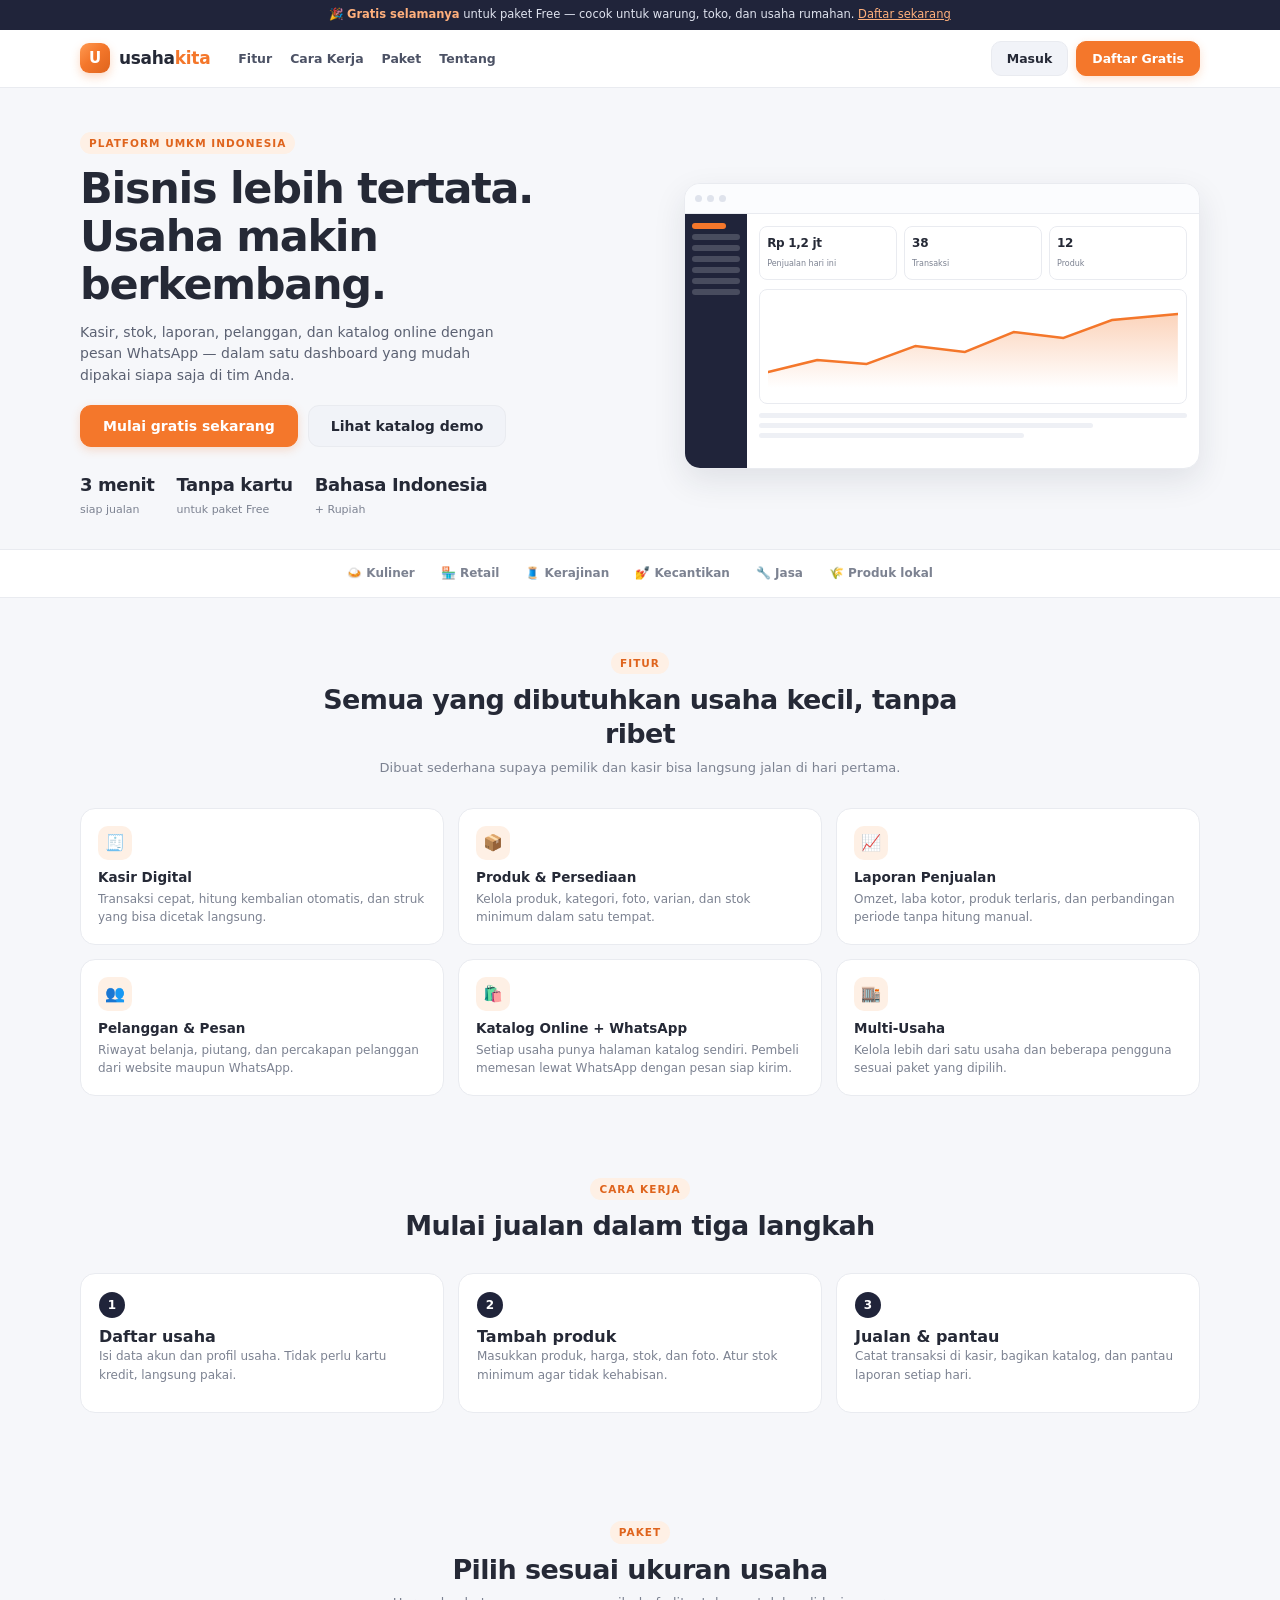
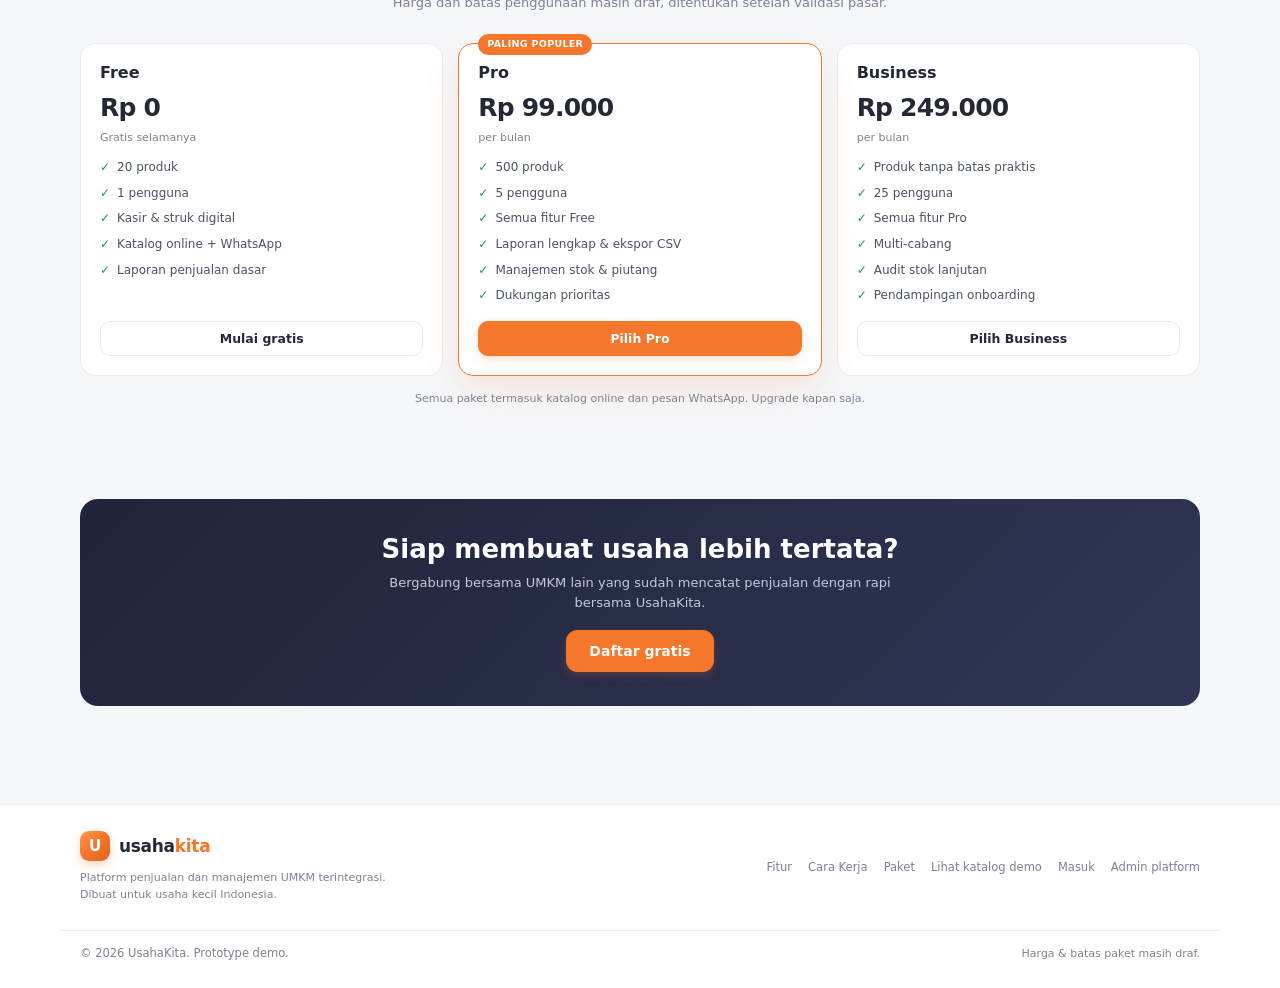
<file: index.html>
<!DOCTYPE html>
<html lang="id">
<head>
<meta charset="UTF-8">
<meta name="viewport" content="width=device-width, initial-scale=1">
<title>UsahaKita — Kelola usaha dan jualan online dalam satu tempat</title>
<meta name="description" content="UsahaKita membantu UMKM Indonesia mengelola kasir, produk, stok, laporan, pelanggan, dan katalog online dengan pesan WhatsApp. Mulai gratis.">
<link rel="stylesheet" href="assets/css/base.css">
</head>
<body>

<div class="announce">🎉 <b>Gratis selamanya</b> untuk paket Free — cocok untuk warung, toko, dan usaha rumahan. <a href="daftar.html" style="color:#ffb07c;text-decoration:underline">Daftar sekarang</a></div>

<header class="site-header">
  <div class="navbar">
    <a class="brand" href="index.html" aria-label="UsahaKita, beranda">
      <span class="brand-mark">U</span>
      <span class="brand-text">usaha<b>kita</b></span>
    </a>
    <nav id="navMenu" aria-label="Navigasi utama">
      <a href="#fitur">Fitur</a>
      <a href="#cara-kerja">Cara Kerja</a>
      <a href="#paket">Paket</a>
      <a href="#tentang">Tentang</a>
    </nav>
    <div class="nav-cta">
      <a class="btn btn-light" href="masuk.html">Masuk</a>
      <a class="btn btn-primary" href="daftar.html">Daftar Gratis</a>
      <button class="icon-btn hamburger" id="hamburger" type="button" aria-label="Buka menu" aria-expanded="false" aria-controls="navMenu">☰</button>
    </div>
  </div>
</header>

<main>
  <!-- HERO -->
  <section class="hero">
    <div>
      <span class="eyebrow">Platform UMKM Indonesia</span>
      <h1 style="margin-top:10px">Bisnis lebih tertata.<br>Usaha makin berkembang.</h1>
      <p class="lead">Kasir, stok, laporan, pelanggan, dan katalog online dengan pesan WhatsApp — dalam satu dashboard yang mudah dipakai siapa saja di tim Anda.</p>
      <div class="row wrap">
        <a class="btn btn-primary btn-lg" href="daftar.html">Mulai gratis sekarang</a>
        <a class="btn btn-light btn-lg" href="toko/index.html?u=bisnis-kita-store">Lihat katalog demo</a>
      </div>
      <div class="hero-stats">
        <div><b>3 menit</b><span>siap jualan</span></div>
        <div><b>Tanpa kartu</b><span>untuk paket Free</span></div>
        <div><b>Bahasa Indonesia</b><span>+ Rupiah</span></div>
      </div>
    </div>
    <div class="mock" aria-hidden="true">
      <div class="mock-bar"><i></i><i></i><i></i></div>
      <div class="mock-body">
        <div class="mock-side"><i></i><i></i><i></i><i></i><i></i><i></i><i></i></div>
        <div class="mock-main">
          <div class="mock-kpis">
            <div class="mock-kpi"><b>Rp 1,2 jt</b><span>Penjualan hari ini</span></div>
            <div class="mock-kpi"><b>38</b><span>Transaksi</span></div>
            <div class="mock-kpi"><b>12</b><span>Produk</span></div>
          </div>
          <div class="mock-chart">
            <svg viewBox="0 0 300 90" width="100%" height="90" preserveAspectRatio="none">
              <defs><linearGradient id="g1" x1="0" x2="0" y1="0" y2="1"><stop offset="0" stop-color="#f4772b" stop-opacity=".32"/><stop offset="1" stop-color="#f4772b" stop-opacity="0"/></linearGradient></defs>
              <path d="M0 74 L36 62 L72 66 L108 48 L144 54 L180 34 L216 40 L252 22 L300 16 L300 90 L0 90 Z" fill="url(#g1)"/>
              <path d="M0 74 L36 62 L72 66 L108 48 L144 54 L180 34 L216 40 L252 22 L300 16" fill="none" stroke="#f4772b" stroke-width="2.4" stroke-linecap="round"/>
            </svg>
          </div>
          <div class="mock-lines"><i></i><i></i><i></i></div>
        </div>
      </div>
    </div>
  </section>

  <div class="industry-strip">
    <div class="inner">
      <span>🍛 Kuliner</span><span>🏪 Retail</span><span>🧵 Kerajinan</span>
      <span>💅 Kecantikan</span><span>🔧 Jasa</span><span>🌾 Produk lokal</span>
    </div>
  </div>

  <!-- FITUR -->
  <section class="section" id="fitur">
    <div class="section-title reveal">
      <span class="eyebrow">Fitur</span>
      <h2 style="margin-top:9px">Semua yang dibutuhkan usaha kecil, tanpa ribet</h2>
      <p>Dibuat sederhana supaya pemilik dan kasir bisa langsung jalan di hari pertama.</p>
    </div>
    <div class="feature-grid">
      <article class="feature reveal"><div class="fi">🧾</div><h3>Kasir Digital</h3><p>Transaksi cepat, hitung kembalian otomatis, dan struk yang bisa dicetak langsung.</p></article>
      <article class="feature reveal"><div class="fi">📦</div><h3>Produk &amp; Persediaan</h3><p>Kelola produk, kategori, foto, varian, dan stok minimum dalam satu tempat.</p></article>
      <article class="feature reveal"><div class="fi">📈</div><h3>Laporan Penjualan</h3><p>Omzet, laba kotor, produk terlaris, dan perbandingan periode tanpa hitung manual.</p></article>
      <article class="feature reveal"><div class="fi">👥</div><h3>Pelanggan &amp; Pesan</h3><p>Riwayat belanja, piutang, dan percakapan pelanggan dari website maupun WhatsApp.</p></article>
      <article class="feature reveal"><div class="fi">🛍️</div><h3>Katalog Online + WhatsApp</h3><p>Setiap usaha punya halaman katalog sendiri. Pembeli memesan lewat WhatsApp dengan pesan siap kirim.</p></article>
      <article class="feature reveal"><div class="fi">🏬</div><h3>Multi-Usaha</h3><p>Kelola lebih dari satu usaha dan beberapa pengguna sesuai paket yang dipilih.</p></article>
    </div>
  </section>

  <!-- CARA KERJA -->
  <section class="section tight" id="cara-kerja">
    <div class="section-title reveal">
      <span class="eyebrow">Cara Kerja</span>
      <h2 style="margin-top:9px">Mulai jualan dalam tiga langkah</h2>
    </div>
    <div class="steps">
      <div class="step reveal"><div class="n">1</div><h3>Daftar usaha</h3><p class="muted small">Isi data akun dan profil usaha. Tidak perlu kartu kredit, langsung pakai.</p></div>
      <div class="step reveal"><div class="n">2</div><h3>Tambah produk</h3><p class="muted small">Masukkan produk, harga, stok, dan foto. Atur stok minimum agar tidak kehabisan.</p></div>
      <div class="step reveal"><div class="n">3</div><h3>Jualan &amp; pantau</h3><p class="muted small">Catat transaksi di kasir, bagikan katalog, dan pantau laporan setiap hari.</p></div>
    </div>
  </section>

  <!-- PAKET -->
  <section class="section" id="paket">
    <div class="section-title reveal">
      <span class="eyebrow">Paket</span>
      <h2 style="margin-top:9px">Pilih sesuai ukuran usaha</h2>
      <p>Harga dan batas penggunaan masih draf, ditentukan setelah validasi pasar.</p>
    </div>
    <div class="plan-grid" id="planGrid"></div>
    <p class="center tiny muted" style="margin-top:14px">Semua paket termasuk katalog online dan pesan WhatsApp. Upgrade kapan saja.</p>
  </section>

  <!-- CTA -->
  <section class="section tight">
    <div class="cta-band reveal">
      <h2>Siap membuat usaha lebih tertata?</h2>
      <p>Bergabung bersama UMKM lain yang sudah mencatat penjualan dengan rapi bersama UsahaKita.</p>
      <a class="btn btn-primary btn-lg" href="daftar.html">Daftar gratis</a>
    </div>
  </section>
</main>

<footer class="site-footer" id="tentang">
  <div class="inner">
    <div>
      <a class="brand" href="index.html" aria-label="UsahaKita">
        <span class="brand-mark">U</span><span class="brand-text">usaha<b>kita</b></span>
      </a>
      <p class="tiny" style="margin:8px 0 0;max-width:340px">Platform penjualan dan manajemen UMKM terintegrasi. Dibuat untuk usaha kecil Indonesia.</p>
    </div>
    <div class="links">
      <a href="#fitur">Fitur</a>
      <a href="#cara-kerja">Cara Kerja</a>
      <a href="#paket">Paket</a>
      <a href="toko/index.html?u=bisnis-kita-store">Lihat katalog demo</a>
      <a href="masuk.html">Masuk</a>
      <a href="admin/index.html">Admin platform</a>
    </div>
  </div>
  <div class="inner" style="border-top:1px solid var(--line);padding-top:14px">
    <span>© <span id="tahun"></span> UsahaKita. Prototype demo.</span>
    <span class="tiny">Harga &amp; batas paket masih draf.</span>
  </div>
</footer>

<script src="assets/js/db.js"></script>
<script src="assets/js/utils.js"></script>
<script>
(function () {
  'use strict';
  document.getElementById('tahun').textContent = new Date().getFullYear();

  /* Paket dari sumber data yang sama dengan dashboard admin */
  var grid = document.getElementById('planGrid');
  var plans = db.plans.list();
  grid.innerHTML = plans.map(function (p, i) {
    var featured = p.id === 'pro';
    var desk = p.harga === 0 ? 'Gratis selamanya' : 'per bulan';
    return '<article class="plan' + (featured ? ' featured' : '') + ' reveal">' +
      (featured ? '<span class="tag">PALING POPULER</span>' : '') +
      '<h3>' + UK.escapeHTML(p.nama) + '</h3>' +
      '<div class="pr">' + (p.harga === 0 ? 'Rp 0' : UK.rupiah(p.harga)) + '</div>' +
      '<div class="tiny muted">' + desk + '</div>' +
      '<ul>' + p.fitur.map(function (f) { return '<li>' + UK.escapeHTML(f) + '</li>'; }).join('') + '</ul>' +
      '<a class="btn ' + (featured ? 'btn-primary' : 'btn-ghost') + '" href="daftar.html">' +
      (p.harga === 0 ? 'Mulai gratis' : 'Pilih ' + UK.escapeHTML(p.nama)) + '</a>' +
      '</article>';
  }).join('');

  /* Hamburger */
  var burger = document.getElementById('hamburger');
  var navMenu = document.getElementById('navMenu');
  burger.addEventListener('click', function () {
    var open = navMenu.classList.toggle('open');
    burger.setAttribute('aria-expanded', open ? 'true' : 'false');
  });
  navMenu.querySelectorAll('a').forEach(function (a) {
    a.addEventListener('click', function () {
      navMenu.classList.remove('open');
      burger.setAttribute('aria-expanded', 'false');
    });
  });

  /* Smooth scroll untuk anchor (header sticky) */
  document.querySelectorAll('a[href^="#"]').forEach(function (a) {
    a.addEventListener('click', function (e) {
      var id = a.getAttribute('href');
      if (id.length < 2) return;
      var target = document.querySelector(id);
      if (!target) return;
      e.preventDefault();
      var y = target.getBoundingClientRect().top + window.pageYOffset - 62;
      window.scrollTo({ top: y, behavior: 'smooth' });
    });
  });

  /* Animasi muncul saat scroll */
  var items = document.querySelectorAll('.reveal');
  if (!('IntersectionObserver' in window)) {
    items.forEach(function (el) { el.classList.add('in'); });
  } else {
    var io = new IntersectionObserver(function (entries) {
      entries.forEach(function (en) {
        if (en.isIntersecting) { en.target.classList.add('in'); io.unobserve(en.target); }
      });
    }, { threshold: 0.12 });
    items.forEach(function (el) { io.observe(el); });
  }
})();
</script>
</body>
</html>
</file>
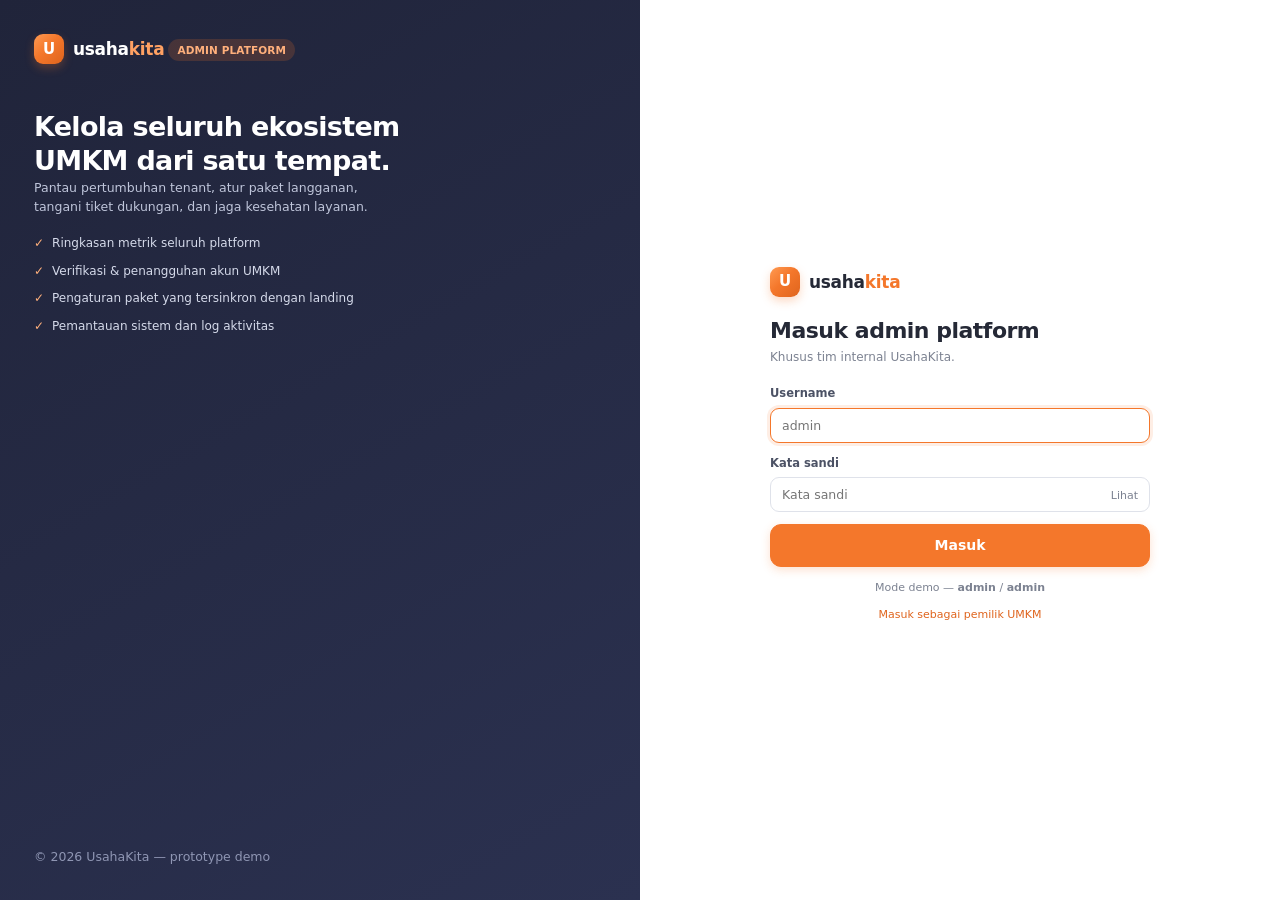
<file: admin/index.html>
<!DOCTYPE html>
<html lang="id">
<head>
<meta charset="UTF-8">
<meta name="viewport" content="width=device-width, initial-scale=1">
<title>Admin Platform — UsahaKita</title>
<meta name="robots" content="noindex">
<link rel="stylesheet" href="../assets/css/base.css">
<style>
  @keyframes shake { 0%,100% { transform: translateX(0); } 20% { transform: translateX(-7px); } 40% { transform: translateX(6px); } 60% { transform: translateX(-4px); } 80% { transform: translateX(3px); } }
  .shake { animation: shake .4s ease; }
  .admin-login-note { font-size: 11px; color: var(--muted); text-align: center; margin-top: 12px; }
</style>
</head>
<body>

<!-- ============ LOGIN ============ -->
<div class="auth-body" id="loginView">
  <section class="auth-side">
    <div>
      <a class="brand" href="../index.html" style="margin-bottom:34px">
        <span class="brand-mark">U</span><span class="brand-text" style="color:#fff">usaha<b style="color:#ffa163">kita</b></span>
      </a>
      <span class="status orange" style="background:rgba(244,119,43,.18);color:#ffb07c">ADMIN PLATFORM</span>
      <h2 style="margin-top:12px">Kelola seluruh ekosistem UMKM dari satu tempat.</h2>
      <p>Pantau pertumbuhan tenant, atur paket langganan, tangani tiket dukungan, dan jaga kesehatan layanan.</p>
      <ul>
        <li>Ringkasan metrik seluruh platform</li>
        <li>Verifikasi &amp; penangguhan akun UMKM</li>
        <li>Pengaturan paket yang tersinkron dengan landing</li>
        <li>Pemantauan sistem dan log aktivitas</li>
      </ul>
    </div>
    <p class="tiny" style="color:#8f96b3;margin:0">© <span id="adminTahun"></span> UsahaKita — prototype demo</p>
  </section>
  <section class="auth-main">
    <div class="auth-card">
      <a class="brand" href="../index.html" style="margin-bottom:20px">
        <span class="brand-mark">U</span><span class="brand-text">usaha<b>kita</b></span>
      </a>
      <h1>Masuk admin platform</h1>
      <p class="sub">Khusus tim internal UsahaKita.</p>
      <div class="form-alert" id="adminAlert" role="alert"></div>
      <form id="adminLogin" novalidate>
        <div class="field">
          <label for="adminUser">Username</label>
          <input type="text" id="adminUser" autocomplete="username" placeholder="admin" required>
        </div>
        <div class="field">
          <label for="adminPass">Kata sandi</label>
          <div class="pw-wrap">
            <input type="password" id="adminPass" autocomplete="current-password" placeholder="Kata sandi" required>
            <button class="pw-toggle" type="button" id="adminPwToggle" aria-label="Tampilkan kata sandi">Lihat</button>
          </div>
        </div>
        <button class="btn btn-primary btn-block btn-lg" type="submit" id="adminSubmit">Masuk</button>
      </form>
      <p class="admin-login-note">Mode demo — <b>admin</b> / <b>admin</b></p>
      <p class="tiny muted center" style="margin-top:8px"><a href="../masuk.html">Masuk sebagai pemilik UMKM</a></p>
    </div>
  </section>
</div>

<!-- ============ SHELL ADMIN ============ -->
<div class="app-shell hidden" id="adminShell">
  <aside class="sidebar" id="adminSidebar">
    <div class="sidebar-top">
      <a class="brand" href="../index.html">
        <span class="brand-mark">U</span><span class="brand-text">usaha<b>kita</b></span>
      </a>
      <div class="tiny" style="color:#8f96b3;margin-top:6px;letter-spacing:.6px">ADMIN PLATFORM</div>
    </div>
    <nav class="nav" aria-label="Menu admin">
      <div class="nav-label">Operasional</div>
      <a class="nav-item" href="#/ringkasan" data-anav="ringkasan"><span class="ni">📊</span> Ringkasan</a>
      <a class="nav-item" href="#/akun" data-anav="akun"><span class="ni">🏬</span> Akun UMKM</a>
      <a class="nav-item" href="#/paket" data-anav="paket"><span class="ni">💳</span> Paket Langganan</a>
      <a class="nav-item" href="#/kategori" data-anav="kategori"><span class="ni">🏷️</span> Kategori Bisnis</a>
      <div class="nav-label">Platform</div>
      <a class="nav-item" href="#/sistem" data-anav="sistem"><span class="ni">🩺</span> Pemantauan Sistem</a>
      <a class="nav-item" href="#/laporan" data-anav="laporan"><span class="ni">📈</span> Laporan Platform</a>
      <a class="nav-item" href="#/dukungan" data-anav="dukungan"><span class="ni">🎧</span> Dukungan Pengguna <span class="badge hidden" id="badgeTiket">0</span></a>
      <a class="nav-item" href="#/setelan" data-anav="setelan"><span class="ni">⚙️</span> Pengaturan Admin</a>
    </nav>
    <div class="sidebar-foot">
      <button class="logout-btn" type="button" id="adminLogout"><span>⏏</span> Keluar</button>
    </div>
  </aside>
  <div class="nav-backdrop" id="adminBackdrop"></div>

  <div class="main">
    <header class="topbar">
      <button class="icon-btn menu-btn" type="button" id="adminMenuBtn" aria-label="Buka menu" aria-expanded="false">☰</button>
      <div class="crumb"><span>Admin</span><span>/</span><b id="adminCrumb">Ringkasan</b></div>
      <div class="grow">
        <div class="search-box global-search">
          <span class="ico">🔍</span>
          <input type="search" id="adminSearch" placeholder="Cari UMKM… (Enter)" aria-label="Cari UMKM">
        </div>
      </div>
      <div class="actions">
        <div style="position:relative">
          <button class="icon-btn" type="button" id="adminNotifBtn" aria-label="Notifikasi" aria-haspopup="true" aria-expanded="false">🔔
            <span class="dot-badge hidden" id="adminNotifDot">0</span>
          </button>
          <div id="adminNotifPanel" class="hidden" style="position:absolute;right:0;top:38px;width:300px;background:#fff;border:1px solid var(--line);border-radius:12px;box-shadow:var(--shadow);padding:10px;z-index:200"></div>
        </div>
        <div class="user-chip">
          <div class="avatar" id="adminAvatar">A</div>
          <div>
            <div class="nm" id="adminName">Admin</div>
            <div class="rl">Admin platform</div>
          </div>
        </div>
      </div>
    </header>
    <main class="page" id="adminRoot" tabindex="-1"></main>
  </div>
</div>

<script src="../assets/js/db.js"></script>
<script src="../assets/js/auth.js"></script>
<script src="../assets/js/utils.js"></script>
<script src="js/admin.js"></script>
<script src="js/pemantauan.js"></script>
</body>
</html>
</file>
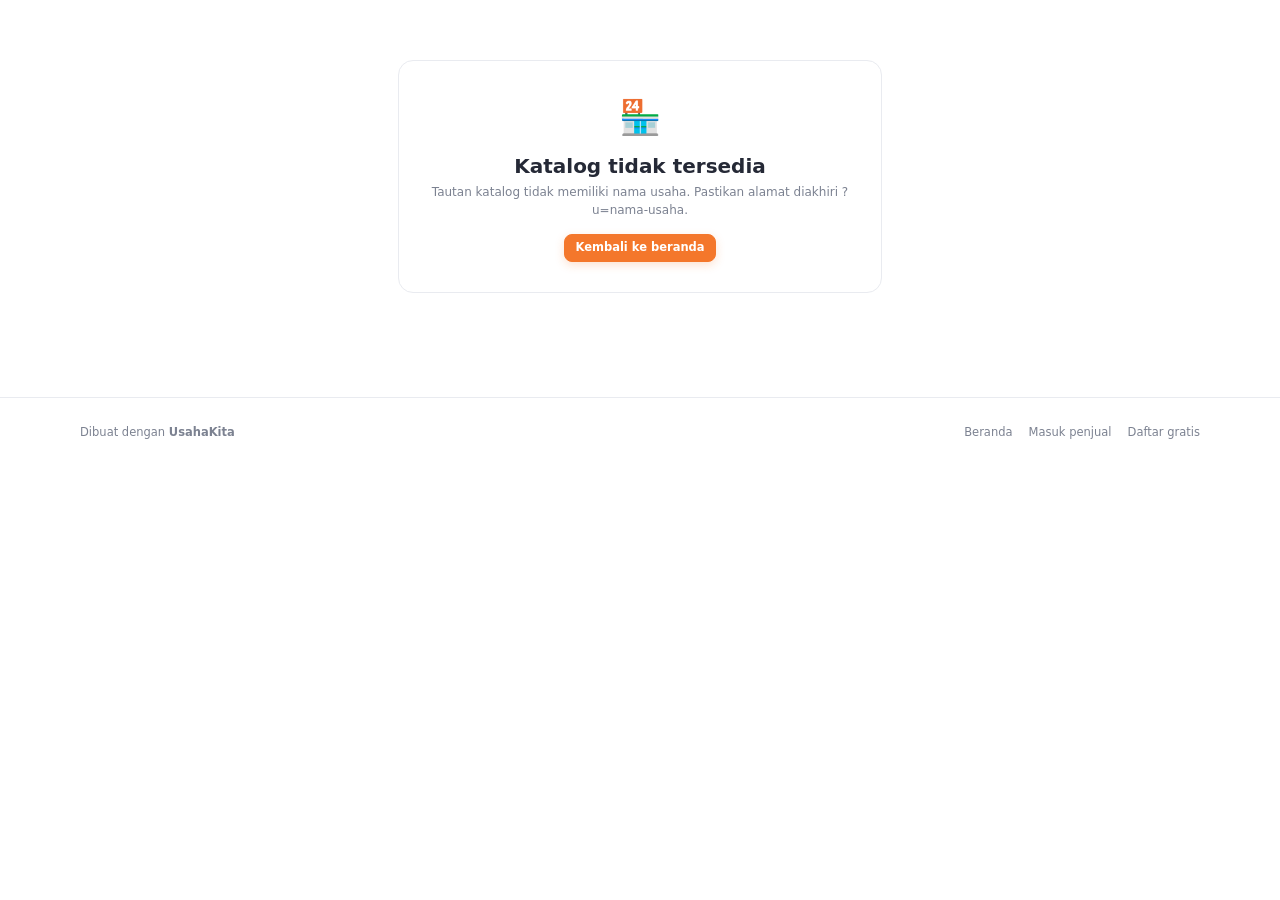
<file: toko/index.html>
<!DOCTYPE html>
<html lang="id">
<head>
<meta charset="UTF-8">
<meta name="viewport" content="width=device-width, initial-scale=1">
<title>Katalog — UsahaKita</title>
<meta id="metaDesc" name="description" content="Katalog online UMKM di UsahaKita.">
<link rel="stylesheet" href="../assets/css/base.css">
</head>
<body class="public-body">

<header class="public-head" id="shopHeader" hidden>
  <div class="public-wrap">
    <div class="public-top">
      <a class="brand" href="../index.html" aria-label="UsahaKita">
        <span class="brand-mark">U</span><span class="brand-text">usaha<b>kita</b></span>
      </a>
      <a class="btn btn-light btn-sm" href="../daftar.html">Buka usaha sendiri</a>
    </div>
    <div class="shop-hero">
      <div class="shop-logo" id="shopLogo">🏪</div>
      <div class="grow">
        <div class="row wrap" style="gap:8px">
          <h1 id="shopName" style="font-size:22px;letter-spacing:-.5px">Nama Usaha</h1>
          <span id="shopOpen" class="status">Memuat…</span>
        </div>
        <p class="small muted" id="shopDesc" style="margin:3px 0 4px"></p>
        <div class="tiny muted" id="shopMeta"></div>
        <div class="row wrap" style="gap:8px;margin-top:9px">
          <a class="btn btn-primary btn-sm" id="shopWa" href="#" target="_blank" rel="noopener">💬 Hubungi via WhatsApp</a>
          <span class="tiny muted" id="shopHours"></span>
        </div>
      </div>
    </div>
  </div>
</header>

<main id="main">
  <div class="public-wrap" style="padding-top:18px;padding-bottom:40px">
    <div class="toolbar" id="catalogTools" hidden>
      <div class="search-box grow">
        <span class="ico">🔍</span>
        <input type="search" id="catalogSearch" placeholder="Cari produk…" aria-label="Cari produk">
      </div>
      <select id="catalogSort" aria-label="Urutkan produk" style="width:auto">
        <option value="baru">Terbaru</option>
        <option value="harga-asc">Harga terendah</option>
        <option value="harga-desc">Harga tertinggi</option>
        <option value="nama">Nama A–Z</option>
      </select>
    </div>
    <div class="chips" id="catalogChips" style="margin:12px 0" hidden></div>
    <div id="catalogStatus" class="tiny muted" style="margin-bottom:10px"></div>
    <div id="catalogGrid" class="catalog-grid"></div>

    <section id="tanyaSection" class="panel" style="margin-top:26px;max-width:560px" hidden>
      <div class="panel-head"><h3>Tanya penjual</h3><span class="tiny muted">Kami balas lewat dashboard</span></div>
      <div class="panel-body">
        <form id="tanyaForm" novalidate>
          <div class="field" id="tNamaF"><label for="tNama">Nama Anda *</label>
            <input type="text" id="tNama" maxlength="50" placeholder="Nama lengkap" required>
            <span class="err">Nama wajib diisi.</span></div>
          <div class="field" id="tPesanF"><label for="tPesan">Pesan *</label>
            <textarea id="tPesan" rows="3" maxlength="400" placeholder="Contoh: Apakah bisa kirim ke luar kota?" required></textarea>
            <span class="err">Pesan minimal 5 karakter.</span></div>
          <button class="btn btn-primary" type="submit" id="tKirim">Kirim pertanyaan</button>
        </form>
        <p class="tiny muted" style="margin:10px 0 0">Pesan akan masuk ke menu "Pesan Pelanggan" pada dashboard penjual.</p>
      </div>
    </section>
  </div>
</main>

<footer class="site-footer">
  <div class="inner">
    <span>Dibuat dengan <a href="../index.html"><b>UsahaKita</b></a></span>
    <div class="links">
      <a href="../index.html">Beranda</a>
      <a href="../masuk.html">Masuk penjual</a>
      <a href="../daftar.html">Daftar gratis</a>
    </div>
  </div>
</footer>

<!-- modal detail produk -->
<div class="modal" id="modalProduk" role="dialog" aria-modal="true" aria-labelledby="mpTitle">
  <div class="modal-box">
    <div class="modal-head"><h3 id="mpTitle">Detail produk</h3>
      <button class="modal-x" type="button" data-x aria-label="Tutup">✕</button></div>
    <div class="modal-body" id="mpBody"></div>
  </div>
</div>

<div id="uk-print"></div>

<script src="../assets/js/db.js"></script>
<script src="../assets/js/utils.js"></script>
<script>
(function () {
  'use strict';

  var slug = '';
  try {
    slug = new URLSearchParams(location.search).get('u') || '';
  } catch (e) { slug = ''; }

  var tenant = slug ? db.tenants.bySlug(slug) : null;
  var main = document.getElementById('main');

  function tidakTersedia(pesan) {
    document.getElementById('shopHeader').hidden = true;
    document.getElementById('catalogTools').hidden = true;
    document.getElementById('catalogChips').hidden = true;
    document.getElementById('tanyaSection').hidden = true;
    document.title = 'Katalog tidak tersedia — UsahaKita';
    main.innerHTML =
      '<div class="public-wrap" style="padding:60px 18px;max-width:520px">' +
      '<div class="card center" style="padding:30px 22px">' +
      '<div style="font-size:34px">🏪</div>' +
      '<h1 style="font-size:20px;margin:10px 0 4px">Katalog tidak tersedia</h1>' +
      '<p class="small muted" style="margin:0 0 14px">' + UK.escapeHTML(pesan) + '</p>' +
      '<a class="btn btn-primary btn-sm" href="../index.html">Kembali ke beranda</a>' +
      '</div></div>';
  }

  if (!slug) { tidakTersedia('Tautan katalog tidak memiliki nama usaha. Pastikan alamat diakhiri ?u=nama-usaha.'); return; }
  if (!tenant) { tidakTersedia('Usaha dengan tautan tersebut tidak ditemukan. Periksa kembali tautan dari penjual.'); return; }
  if (!tenant.katalogAktif) { tidakTersedia('Penjual sedang menonaktifkan katalog online. Silakan hubungi penjual langsung.'); return; }

  var settings = db.settings.get(tenant.id);
  var products = db.products.list({ tenantId: tenant.id }).filter(function (p) {
    return p.status === 'dipublikasikan';
  });
  var categories = db.categories.list({ tenantId: tenant.id });

  /* ---------- header toko ---------- */
  var header = document.getElementById('shopHeader');
  header.hidden = false;
  document.getElementById('shopName').textContent = tenant.nama;
  document.getElementById('shopDesc').textContent = tenant.deskripsi || '';
  document.title = tenant.nama + ' — Katalog Online';
  document.getElementById('metaDesc').setAttribute('content', (tenant.deskripsi || tenant.nama + ' katalog online').slice(0, 160));

  var logoEl = document.getElementById('shopLogo');
  if (tenant.logo && /^data:/.test(tenant.logo)) logoEl.innerHTML = '<img src="' + tenant.logo + '" alt="Logo ' + UK.escapeHTML(tenant.nama) + '">';
  else logoEl.textContent = tenant.logo || UK.inisial(tenant.nama);

  var alamat = tenant.alamat ? '📍 ' + tenant.alamat : '';
  document.getElementById('shopMeta').textContent = alamat;

  var HARI_KEY = ['minggu', 'senin', 'selasa', 'rabu', 'kamis', 'jumat', 'sabtu'];
  function jamHariIni() {
    var jam = tenant.jamOperasional || {};
    return jam[HARI_KEY[new Date().getDay()]] || null;
  }
  function statusBuka() {
    var j = jamHariIni();
    if (!j || !j.buka) return { buka: false, teks: 'Tutup hari ini' };
    var now = new Date();
    var menit = now.getHours() * 60 + now.getMinutes();
    function toMin(s) {
      var p = String(s || '00:00').split(':');
      return (Number(p[0]) || 0) * 60 + (Number(p[1]) || 0);
    }
    var from = toMin(j.dari), to = toMin(j.sampai);
    var buka = menit >= from && menit <= to;
    return {
      buka: buka,
      teks: buka ? 'Buka sekarang' : 'Tutup sekarang',
      jam: 'Hari ini ' + j.dari + '–' + j.sampai
    };
  }
  var st = statusBuka();
  var openEl = document.getElementById('shopOpen');
  openEl.className = 'status ' + (st.buka ? 'success' : 'danger');
  openEl.textContent = st.teks;
  document.getElementById('shopHours').textContent = st.jam || '';

  document.getElementById('shopWa').href = UK.buatLinkWA(tenant.wa,
    'Halo ' + tenant.nama + ', saya menemukan katalog Anda di UsahaKita. Saya ingin bertanya.');

  document.getElementById('tanyaSection').hidden = false;

  /* ---------- katalog ---------- */
  var C = { q: '', kategori: '', sort: 'baru' };
  var grid = document.getElementById('catalogGrid');
  var tools = document.getElementById('catalogTools');
  tools.hidden = false;
  var chipsEl = document.getElementById('catalogChips');
  chipsEl.hidden = false;

  function filterProduk() {
    var list = products.slice();
    if (C.kategori) list = list.filter(function (p) { return p.kategoriId === C.kategori; });
    if (C.q) {
      var q = C.q.toLowerCase();
      list = list.filter(function (p) {
        return String(p.nama).toLowerCase().indexOf(q) >= 0 ||
          String(p.deskripsi || '').toLowerCase().indexOf(q) >= 0;
      });
    }
    list.sort(function (a, b) {
      if (C.sort === 'harga-asc') return a.hargaJual - b.hargaJual;
      if (C.sort === 'harga-desc') return b.hargaJual - a.hargaJual;
      if (C.sort === 'nama') return String(a.nama).localeCompare(String(b.nama));
      return new Date(b.dibuatPada || 0) - new Date(a.dibuatPada || 0);
    });
    return list;
  }

  function renderChips() {
    var used = {};
    products.forEach(function (p) { used[p.kategoriId] = true; });
    var cats = categories.filter(function (c) { return used[c.id]; });
    chipsEl.innerHTML = '<button class="chip' + (!C.kategori ? ' active' : '') + '" type="button" data-kat="">Semua</button>' +
      cats.map(function (c) {
        return '<button class="chip' + (C.kategori === c.id ? ' active' : '') + '" type="button" data-kat="' + c.id + '">' +
          UK.escapeHTML(c.nama) + '</button>';
      }).join('');
    chipsEl.querySelectorAll('[data-kat]').forEach(function (b) {
      b.addEventListener('click', function () {
        C.kategori = b.getAttribute('data-kat');
        renderChips(); renderGrid();
      });
    });
  }

  function skeleton() {
    grid.innerHTML = Array.apply(null, Array(8)).map(function () {
      return '<div class="ccard"><div class="skeleton" style="aspect-ratio:1/1"></div>' +
        '<div style="padding:10px"><div class="skeleton" style="height:10px;margin-bottom:6px"></div>' +
        '<div class="skeleton" style="height:10px;width:60%"></div></div></div>';
    }).join('');
  }

  function renderGrid() {
    var list = filterProduk();
    var status = document.getElementById('catalogStatus');
    status.textContent = list.length ? list.length + ' produk' + (C.kategori || C.q ? ' ditemukan' : ' tersedia') : '';
    if (!list.length) {
      grid.innerHTML = '<div class="card empty-note" style="grid-column:1/-1"><span class="ico">🔍</span>' +
        '<b>' + (products.length ? 'Produk tidak ditemukan' : 'Belum ada produk') + '</b>' +
        '<span>' + (products.length ? 'Coba kata kunci atau kategori lain.' : 'Penjual belum mempublikasikan produk.') + '</span></div>';
      return;
    }
    grid.innerHTML = list.map(function (p) {
      var habis = p.stok <= 0;
      return '<article class="ccard" data-produk="' + p.id + '" tabindex="0" role="button" aria-label="Lihat ' + UK.escapeHTML(p.nama) + '">' +
        '<div class="ph">' + (p.foto ? '<img src="' + p.foto + '" alt="' + UK.escapeHTML(p.nama) + '" loading="lazy">' : UK.escapeHTML(p.emoji || '📦')) +
        '<span class="badge-abs status ' + (habis ? 'danger' : 'success') + '">' + (habis ? 'Habis' : 'Tersedia') + '</span></div>' +
        '<div class="bd"><div class="nm">' + UK.escapeHTML(p.nama) + '</div>' +
        '<div class="pr">' + UK.rupiah(p.hargaJual) + '</div>' +
        '<div class="ds">' + UK.escapeHTML(p.deskripsi || '') + '</div></div></article>';
    }).join('');

    grid.querySelectorAll('[data-produk]').forEach(function (el) {
      function open() { bukaDetail(el.getAttribute('data-produk')); }
      el.addEventListener('click', open);
      el.addEventListener('keydown', function (e) { if (e.key === 'Enter' || e.key === ' ') { e.preventDefault(); open(); } });
    });
  }

  function bukaDetail(id) {
    var p = db.products.get(id, tenant.id);
    if (!p || p.status !== 'dipublikasikan') return;
    var cat = categories.filter(function (c) { return c.id === p.kategoriId; })[0];
    var habis = p.stok <= 0;
    var qty = 1;
    var varianIndex = -1;
    var body = document.getElementById('mpBody');
    document.getElementById('mpTitle').textContent = p.nama;

    function render() {
      var tambahan = varianIndex >= 0 && p.varian[varianIndex] ? Number(p.varian[varianIndex].tambahan) || 0 : 0;
      var harga = p.hargaJual + tambahan;
      body.innerHTML =
        '<div style="position:relative;border-radius:12px;overflow:hidden;background:var(--orange-soft);aspect-ratio:16/10;display:grid;place-items:center;font-size:56px;margin-bottom:12px">' +
        (p.foto ? '<img src="' + p.foto + '" alt="' + UK.escapeHTML(p.nama) + '" style="width:100%;height:100%;object-fit:cover">' : UK.escapeHTML(p.emoji || '📦')) +
        '<span class="badge-abs status ' + (habis ? 'danger' : 'success') + '">' + (habis ? 'Stok habis' : 'Tersedia') + '</span></div>' +
        '<div class="row between"><div><div class="tiny muted">' + UK.escapeHTML(cat ? cat.nama : 'Produk') + '</div>' +
        '<div style="font-size:20px;font-weight:800;color:var(--orange-dark)">' + UK.rupiah(harga) + '</div></div>' +
        '<div class="tiny muted">Sisa stok: ' + p.stok + '</div></div>' +
        '<p class="small" style="margin:10px 0 0">' + UK.escapeHTML(p.deskripsi || 'Belum ada deskripsi produk.') + '</p>' +
        (p.varian && p.varian.length ? '<div class="field" style="margin-top:12px"><label>Varian</label><div class="stack" style="gap:4px">' +
          '<label class="check"><input type="radio" name="pvar" value="-1"' + (varianIndex === -1 ? ' checked' : '') + '> Tanpa varian</label>' +
          p.varian.map(function (v, i) {
            return '<label class="check"><input type="radio" name="pvar" value="' + i + '"' + (varianIndex === i ? ' checked' : '') + '> ' +
              UK.escapeHTML(v.nama) + (Number(v.tambahan) ? ' (+' + UK.rupiah(v.tambahan) + ')' : '') + '</label>';
          }).join('') + '</div></div>' : '') +
        '<div class="row between" style="margin-top:14px"><span class="small muted">Jumlah</span>' +
        '<div class="qty-box"><button type="button" id="mpMinus" aria-label="Kurangi">−</button>' +
        '<input type="number" id="mpQty" value="' + qty + '" min="1" max="' + Math.max(1, p.stok) + '" aria-label="Jumlah pesanan">' +
        '<button type="button" id="mpPlus" aria-label="Tambah">+</button></div></div>' +
        '<div class="stack" style="gap:7px;margin-top:14px">' +
        '<button class="btn btn-primary btn-block" type="button" id="mpWa"' + (habis ? ' disabled' : '') + '>💬 Pesan via WhatsApp</button>' +
        '<button class="btn btn-light btn-block" type="button" data-x>Tutup</button></div>' +
        (habis ? '<p class="tiny red center" style="margin:8px 0 0">Produk sedang habis, hubungi penjual untuk ketersediaan.</p>' : '');

      body.querySelectorAll('[data-x]').forEach(function (b) {
        b.addEventListener('click', function () { UK.closeModal('modalProduk'); });
      });
      body.querySelectorAll('input[name="pvar"]').forEach(function (r) {
        r.addEventListener('change', function () {
          varianIndex = Number(r.value);
          render();
        });
      });
      var qtyInput = body.querySelector('#mpQty');
      function setQty(v) {
        qty = Math.max(1, Math.min(Math.max(1, p.stok), v));
        qtyInput.value = qty;
      }
      body.querySelector('#mpMinus').addEventListener('click', function () { setQty(qty - 1); });
      body.querySelector('#mpPlus').addEventListener('click', function () { setQty(qty + 1); });
      qtyInput.addEventListener('change', function () { setQty(parseInt(qtyInput.value, 10) || 1); });
      body.querySelector('#mpWa').addEventListener('click', function () {
        pesanProduk(p, qty, varianIndex);
      });
    }
    render();
    UK.openModal('modalProduk');
  }

  function pesanProduk(p, qty, varianIndex) {
    var varian = varianIndex >= 0 && p.varian[varianIndex] ? p.varian[varianIndex] : null;
    var nama = p.nama + (varian ? ' (' + varian.nama + ')' : '');
    var harga = p.hargaJual + (varian ? Number(varian.tambahan) || 0 : 0);
    var tpl = settings.templateWA ||
      'Halo, saya tertarik memesan produk berikut:\n\nNama Produk: {produk}\nHarga: {harga}\nJumlah: {jumlah}\nTautan: {tautan}\n\nApakah produk ini masih tersedia?';
    var teks = tpl
      .replace(/\{produk\}/g, nama)
      .replace(/\{harga\}/g, UK.rupiah(harga))
      .replace(/\{jumlah\}/g, String(qty))
      .replace(/\{tautan\}/g, location.href);
    var link = UK.buatLinkWA(tenant.wa, teks);
    if (!link) { UK.toast('Penjual belum mengatur nomor WhatsApp.', 'err'); return; }
    try {
      db.waClicks.create({ tenantId: tenant.id, productId: p.id, waktu: new Date().toISOString() });
    } catch (e) { /* pencatatan tidak boleh menghalangi pembeli */ }
    window.open(link, '_blank', 'noopener');
  }

  /* ---------- interaksi katalog ---------- */
  var search = document.getElementById('catalogSearch');
  search.addEventListener('input', UK.debounce(function () {
    C.q = search.value.trim();
    renderGrid();
  }, 200));
  document.getElementById('catalogSort').addEventListener('change', function () {
    C.sort = this.value;
    renderGrid();
  });

  document.querySelectorAll('[data-x]').forEach(function (b) {
    b.addEventListener('click', function () { UK.closeModal('modalProduk'); });
  });
  document.getElementById('modalProduk').addEventListener('click', function (e) {
    if (e.target === this) UK.closeModal('modalProduk');
  });

  /* ---------- tanya penjual ---------- */
  document.getElementById('tanyaForm').addEventListener('submit', function (e) {
    e.preventDefault();
    var nama = document.getElementById('tNama').value.trim();
    var pesan = document.getElementById('tPesan').value.trim();
    var bad = false;
    document.getElementById('tNamaF').classList.toggle('invalid', nama.length < 2);
    if (nama.length < 2) bad = true;
    document.getElementById('tPesanF').classList.toggle('invalid', pesan.length < 5);
    if (pesan.length < 5) bad = true;
    if (bad) return;

    var convs = db.conversations.list({ tenantId: tenant.id });
    var found = convs.filter(function (c) {
      return c.kanal === 'Website' && String(c.nama).toLowerCase() === nama.toLowerCase();
    })[0];
    var msg = { dari: 'pelanggan', teks: pesan, waktu: new Date().toISOString() };
    if (found) {
      db.conversations.update(found.id, {
        messages: (found.messages || []).concat([msg]),
        unread: (found.unread || 0) + 1
      }, tenant.id);
    } else {
      db.conversations.create({
        tenantId: tenant.id, nama: nama, kanal: 'Website', unread: 1,
        telepon: '', catatan: '', messages: [msg]
      });
    }
    document.getElementById('tanyaForm').innerHTML =
      '<div class="banner info" style="margin:0"><span>✅</span><div>Pesan terkirim ke <b>' + UK.escapeHTML(tenant.nama) +
      '</b>. Penjual akan membalas melalui dashboard UsahaKita.</div></div>';
    UK.toast('Pesan terkirim.', 'ok');
  });

  /* ---------- mulai ---------- */
  skeleton();
  renderChips();
  setTimeout(renderGrid, 180);
})();
</script>
</body>
</html>
</file>
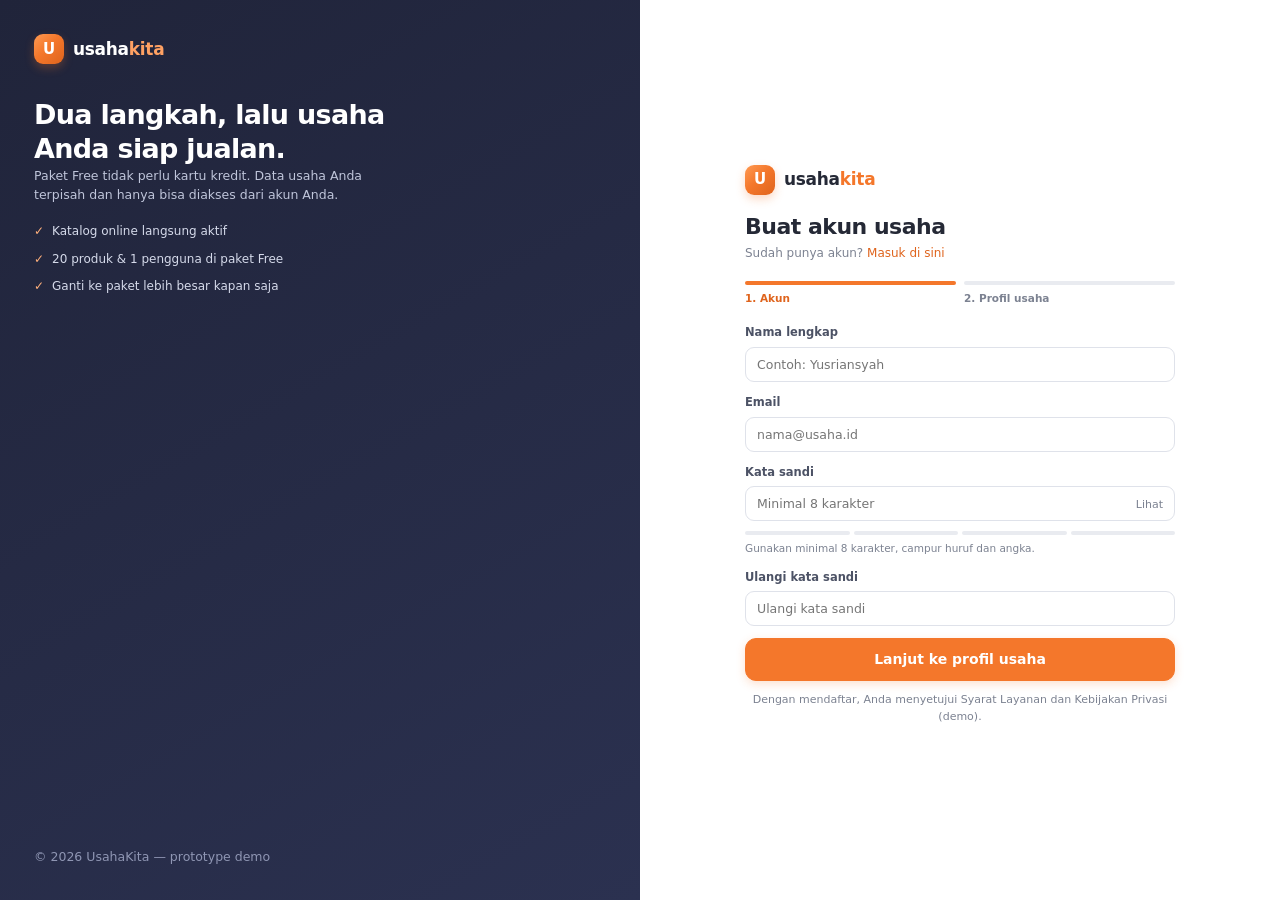
<file: daftar.html>
<!DOCTYPE html>
<html lang="id">
<head>
<meta charset="UTF-8">
<meta name="viewport" content="width=device-width, initial-scale=1">
<title>Daftar Gratis — UsahaKita</title>
<meta name="description" content="Daftarkan usaha Anda di UsahaKita dan mulai kelola kasir, stok, laporan, serta katalog online secara gratis.">
<link rel="stylesheet" href="assets/css/base.css">
</head>
<body class="auth-body">

<section class="auth-side">
  <div>
    <a class="brand" href="index.html" style="margin-bottom:34px">
      <span class="brand-mark">U</span><span class="brand-text" style="color:#fff">usaha<b style="color:#ffa163">kita</b></span>
    </a>
    <h2>Dua langkah, lalu usaha Anda siap jualan.</h2>
    <p>Paket Free tidak perlu kartu kredit. Data usaha Anda terpisah dan hanya bisa diakses dari akun Anda.</p>
    <ul>
      <li>Katalog online langsung aktif</li>
      <li>20 produk &amp; 1 pengguna di paket Free</li>
      <li>Ganti ke paket lebih besar kapan saja</li>
    </ul>
  </div>
  <p class="tiny" style="color:#8f96b3;margin:0">© <span id="tahun"></span> UsahaKita — prototype demo</p>
</section>

<section class="auth-main">
  <div class="auth-card" style="max-width:430px">
    <a class="brand" href="index.html" style="margin-bottom:18px">
      <span class="brand-mark">U</span><span class="brand-text">usaha<b>kita</b></span>
    </a>
    <h1>Buat akun usaha</h1>
    <p class="sub">Sudah punya akun? <a href="masuk.html">Masuk di sini</a></p>

    <div class="wizard-steps" aria-hidden="true">
      <div class="ws active" id="ws1"><i></i><span>1. Akun</span></div>
      <div class="ws" id="ws2"><i></i><span>2. Profil usaha</span></div>
    </div>

    <div class="form-alert" id="formAlert" role="alert"></div>

    <!-- Langkah 1 -->
    <form id="step1" novalidate>
      <div class="field" id="fNama">
        <label for="nama">Nama lengkap</label>
        <input type="text" id="nama" autocomplete="name" placeholder="Contoh: Yusriansyah" required>
        <span class="err">Nama wajib diisi (minimal 3 huruf).</span>
      </div>
      <div class="field" id="fEmail">
        <label for="email">Email</label>
        <input type="email" id="email" autocomplete="email" placeholder="nama@usaha.id" required>
        <span class="err">Masukkan email yang valid dan belum terdaftar.</span>
      </div>
      <div class="field" id="fPass">
        <label for="password">Kata sandi</label>
        <div class="pw-wrap">
          <input type="password" id="password" autocomplete="new-password" placeholder="Minimal 8 karakter" required>
          <button class="pw-toggle" type="button" id="pwToggle" aria-label="Tampilkan kata sandi">Lihat</button>
        </div>
        <div class="strength" id="strength" aria-hidden="true"><i></i><i></i><i></i><i></i></div>
        <span class="hint" id="strengthText">Gunakan minimal 8 karakter, campur huruf dan angka.</span>
        <span class="err">Kata sandi minimal 8 karakter.</span>
      </div>
      <div class="field" id="fPass2">
        <label for="password2">Ulangi kata sandi</label>
        <input type="password" id="password2" autocomplete="new-password" placeholder="Ulangi kata sandi" required>
        <span class="err">Konfirmasi kata sandi tidak sama.</span>
      </div>
      <button class="btn btn-primary btn-block btn-lg" type="submit">Lanjut ke profil usaha</button>
      <p class="tiny muted center" style="margin-top:10px">Dengan mendaftar, Anda menyetujui Syarat Layanan dan Kebijakan Privasi (demo).</p>
    </form>

    <!-- Langkah 2 -->
    <form id="step2" class="hidden" novalidate>
      <div class="field" id="fUsaha">
        <label for="namaUsaha">Nama usaha</label>
        <input type="text" id="namaUsaha" placeholder="Contoh: Dapur Bunda" required>
        <span class="hint">Tautan katalog: <span id="slugPreview" class="mono">toko/?u=nama-usaha</span></span>
        <span class="err">Nama usaha wajib diisi (minimal 3 huruf).</span>
      </div>
      <div class="field" id="fJenis">
        <label for="jenis">Jenis usaha</label>
        <select id="jenis" required></select>
        <span class="err">Pilih jenis usaha.</span>
      </div>
      <div class="field" id="fWa">
        <label for="wa">Nomor WhatsApp</label>
        <input type="tel" id="wa" inputmode="numeric" placeholder="0812 3456 7890" required>
        <span class="hint" id="waPreview">Otomatis disimpan dalam format 62…</span>
        <span class="err">Masukkan nomor WhatsApp yang valid (minimal 9 digit).</span>
      </div>
      <div class="field" id="fAlamat">
        <label for="alamat">Alamat usaha</label>
        <textarea id="alamat" rows="2" placeholder="Jalan, nomor, kota" required></textarea>
        <span class="err">Alamat wajib diisi.</span>
      </div>
      <div class="row" style="gap:8px">
        <button class="btn btn-light" type="button" id="backBtn">Kembali</button>
        <button class="btn btn-primary grow" type="submit" id="submitBtn">Daftar &amp; masuk dashboard</button>
      </div>
    </form>
  </div>
</section>

<script src="assets/js/db.js"></script>
<script src="assets/js/auth.js"></script>
<script src="assets/js/utils.js"></script>
<script>
(function () {
  'use strict';
  document.getElementById('tahun').textContent = new Date().getFullYear();

  if (Auth.currentSession()) {
    location.replace(Auth.currentSession().role === 'admin' ? 'admin/index.html' : 'app/index.html');
    return;
  }

  var form1 = document.getElementById('step1');
  var form2 = document.getElementById('step2');
  var alertBox = document.getElementById('formAlert');
  var ws1 = document.getElementById('ws1');
  var ws2 = document.getElementById('ws2');
  var draft = {};

  var jenisSelect = document.getElementById('jenis');
  jenisSelect.innerHTML = '<option value="">Pilih jenis usaha…</option>' +
    db.businessCategories.list().filter(function (c) { return c.aktif; })
      .map(function (c) { return '<option value="' + UK.escapeHTML(c.id) + '">' + UK.escapeHTML(c.nama) + '</option>'; }).join('');

  function alertMsg(msg, ok) {
    alertBox.textContent = msg;
    alertBox.className = 'form-alert show' + (ok ? ' ok' : '');
  }
  function clearAlert() { alertBox.className = 'form-alert'; }

  document.getElementById('pwToggle').addEventListener('click', function () {
    var p = document.getElementById('password');
    var show = p.type === 'password';
    p.type = show ? 'text' : 'password';
    this.textContent = show ? 'Sembunyikan' : 'Lihat';
  });

  /* indikator kekuatan sandi */
  var passInput = document.getElementById('password');
  passInput.addEventListener('input', function () {
    var v = passInput.value;
    var score = 0;
    if (v.length >= 8) score++;
    if (v.length >= 12) score++;
    if (/[A-Z]/.test(v) && /[a-z]/.test(v)) score++;
    if (/[0-9]/.test(v) && /[^A-Za-z0-9]/.test(v)) score++;
    if (v.length && v.length < 8) score = 1;
    var el = document.getElementById('strength');
    el.className = 'strength' + (score ? ' lvl' + Math.min(score, 4) : '');
    var labels = ['', 'Lemah', 'Sedang', 'Kuat', 'Sangat kuat'];
    document.getElementById('strengthText').textContent = v
      ? 'Kekuatan: ' + (labels[score] || 'Lemah')
      : 'Gunakan minimal 8 karakter, campur huruf dan angka.';
  });

  /* normalisasi WA langsung */
  var waInput = document.getElementById('wa');
  waInput.addEventListener('blur', function () {
    var n = UK.normalisasiWA(waInput.value);
    if (n) {
      waInput.value = n;
      document.getElementById('waPreview').textContent = 'Disimpan sebagai ' + n + ' (+' + n + ')';
    }
  });

  var usahaInput = document.getElementById('namaUsaha');
  usahaInput.addEventListener('input', function () {
    var slug = UK.slugify(usahaInput.value) || 'nama-usaha';
    document.getElementById('slugPreview').textContent = 'toko/?u=' + slug;
  });

  form1.addEventListener('submit', function (e) {
    e.preventDefault();
    clearAlert();
    var nama = document.getElementById('nama').value.trim();
    var email = document.getElementById('email').value.trim();
    var pass = passInput.value;
    var pass2 = document.getElementById('password2').value;
    var bad = false;

    var namaBad = nama.length < 3;
    var emailBad = !/^[^\s@]+@[^\s@]+\.[^\s@]+$/.test(email) || !!db.users.findByEmail(email);
    var passBad = pass.length < 8;
    var pass2Bad = pass2 !== pass || !pass2;

    document.getElementById('fNama').classList.toggle('invalid', namaBad);
    document.getElementById('fEmail').classList.toggle('invalid', emailBad);
    document.getElementById('fPass').classList.toggle('invalid', passBad);
    document.getElementById('fPass2').classList.toggle('invalid', pass2Bad);
    if (namaBad || emailBad || passBad || pass2Bad) {
      bad = true;
      if (emailBad && db.users.findByEmail(email)) alertMsg('Email sudah terdaftar. Gunakan email lain atau masuk.');
      else alertMsg('Periksa kembali data akun Anda.');
    }
    if (bad) return;

    draft.nama = nama;
    draft.email = email.toLowerCase();
    draft.password = pass;

    document.getElementById('namaUsaha').value = '';
    form1.classList.add('hidden');
    form2.classList.remove('hidden');
    ws1.classList.add('done');
    ws2.classList.add('active');
    window.scrollTo({ top: 0, behavior: 'smooth' });
    document.getElementById('namaUsaha').focus();
  });

  document.getElementById('backBtn').addEventListener('click', function () {
    form2.classList.add('hidden');
    form1.classList.remove('hidden');
    ws2.classList.remove('active');
    ws1.classList.remove('done');
  });

  form2.addEventListener('submit', function (e) {
    e.preventDefault();
    clearAlert();
    var namaUsaha = usahaInput.value.trim();
    var jenis = jenisSelect.value;
    var wa = UK.normalisasiWA(waInput.value);
    var alamat = document.getElementById('alamat').value.trim();
    var bad = false;

    var usahaBad = namaUsaha.length < 3;
    var jenisBad = !jenis;
    var waBad = wa.length < 9;
    var alamatBad = alamat.length < 5;

    document.getElementById('fUsaha').classList.toggle('invalid', usahaBad);
    document.getElementById('fJenis').classList.toggle('invalid', jenisBad);
    document.getElementById('fWa').classList.toggle('invalid', waBad);
    document.getElementById('fAlamat').classList.toggle('invalid', alamatBad);
    if (usahaBad || jenisBad || waBad || alamatBad) {
      alertMsg('Lengkapi profil usaha terlebih dahulu.');
      return;
    }

    var btn = document.getElementById('submitBtn');
    btn.disabled = true;
    btn.textContent = 'Membuat akun…';

    setTimeout(function () {
      var res = Auth.register({
        nama: draft.nama, email: draft.email, password: draft.password,
        namaUsaha: namaUsaha, jenis: jenis, wa: wa, alamat: alamat,
        slug: UK.slugify(namaUsaha)
      });
      btn.disabled = false;
      btn.textContent = 'Daftar & masuk dashboard';
      if (!res.ok) { alertMsg(res.error); return; }
      alertMsg('Akun berhasil dibuat. Mengalihkan ke dashboard…', true);
      setTimeout(function () { location.href = 'app/index.html'; }, 450);
    }, 500);
  });
})();
</script>
</body>
</html>
</file>
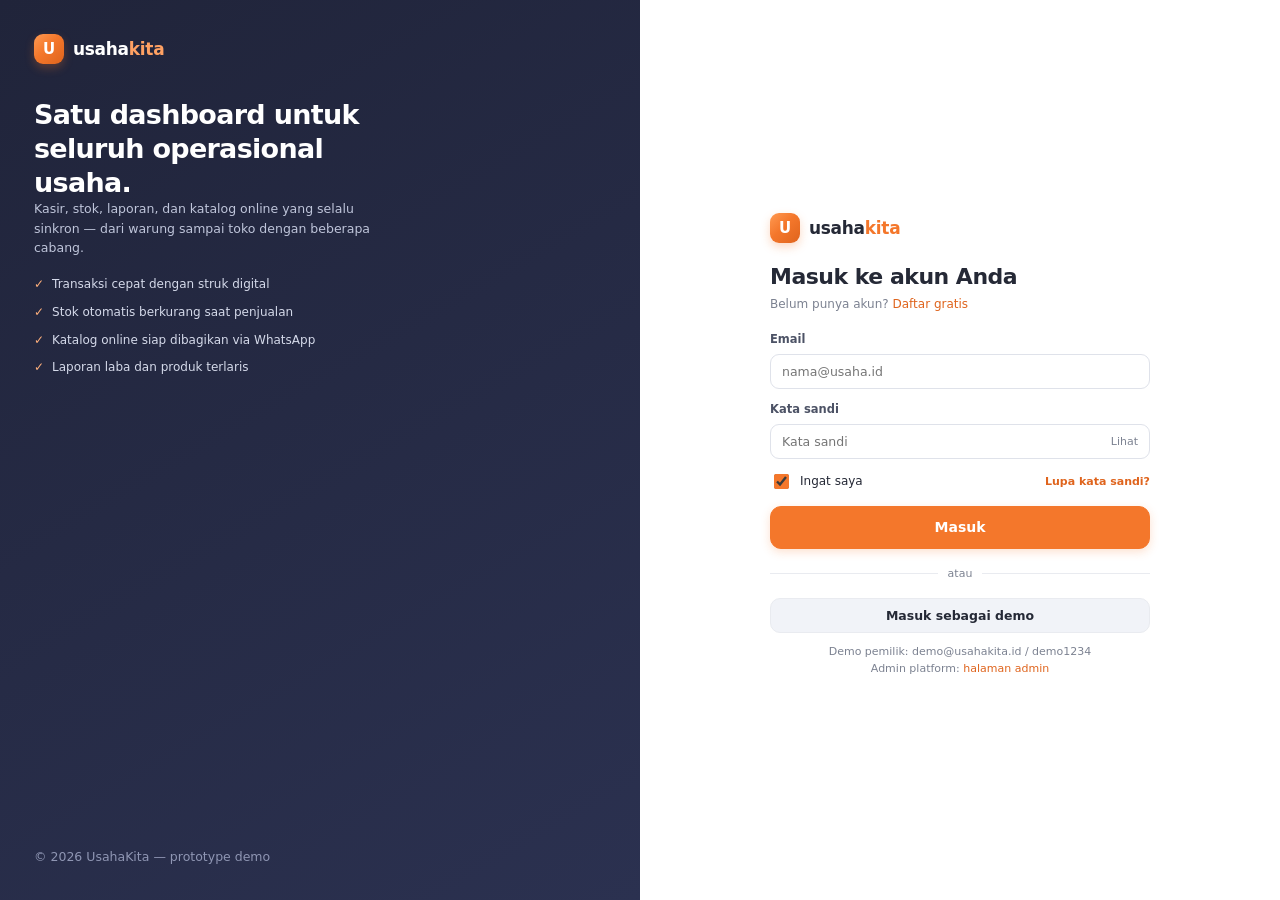
<file: masuk.html>
<!DOCTYPE html>
<html lang="id">
<head>
<meta charset="UTF-8">
<meta name="viewport" content="width=device-width, initial-scale=1">
<title>Masuk — UsahaKita</title>
<meta name="description" content="Masuk ke dashboard UsahaKita untuk mengelola kasir, produk, stok, dan katalog usaha Anda.">
<link rel="stylesheet" href="assets/css/base.css">
</head>
<body class="auth-body">

<section class="auth-side">
  <div>
    <a class="brand" href="index.html" style="margin-bottom:34px">
      <span class="brand-mark">U</span><span class="brand-text" style="color:#fff">usaha<b style="color:#ffa163">kita</b></span>
    </a>
    <h2>Satu dashboard untuk seluruh operasional usaha.</h2>
    <p>Kasir, stok, laporan, dan katalog online yang selalu sinkron — dari warung sampai toko dengan beberapa cabang.</p>
    <ul>
      <li>Transaksi cepat dengan struk digital</li>
      <li>Stok otomatis berkurang saat penjualan</li>
      <li>Katalog online siap dibagikan via WhatsApp</li>
      <li>Laporan laba dan produk terlaris</li>
    </ul>
  </div>
  <p class="tiny" style="color:#8f96b3;margin:0">© <span id="tahun"></span> UsahaKita — prototype demo</p>
</section>

<section class="auth-main">
  <div class="auth-card">
    <a class="brand" href="index.html" style="margin-bottom:20px">
      <span class="brand-mark">U</span><span class="brand-text">usaha<b>kita</b></span>
    </a>
    <h1>Masuk ke akun Anda</h1>
    <p class="sub">Belum punya akun? <a href="daftar.html">Daftar gratis</a></p>

    <div class="form-alert" id="formAlert" role="alert"></div>

    <form id="loginForm" novalidate>
      <div class="field" id="fEmail">
        <label for="email">Email</label>
        <input type="email" id="email" name="email" autocomplete="email" placeholder="nama@usaha.id" required>
        <span class="err">Masukkan email yang valid.</span>
      </div>
      <div class="field" id="fPass">
        <label for="password">Kata sandi</label>
        <div class="pw-wrap">
          <input type="password" id="password" name="password" autocomplete="current-password" placeholder="Kata sandi" required>
          <button class="pw-toggle" type="button" id="pwToggle" aria-label="Tampilkan kata sandi">Lihat</button>
        </div>
        <span class="err">Kata sandi wajib diisi.</span>
      </div>

      <div class="row between" style="margin:2px 0 14px">
        <label class="check"><input type="checkbox" id="remember" checked> Ingat saya</label>
        <button type="button" class="btn btn-xs btn-ghost" id="forgotBtn" style="border:0;background:none;color:var(--orange-dark);padding:0">Lupa kata sandi?</button>
      </div>

      <button class="btn btn-primary btn-block btn-lg" type="submit" id="submitBtn">Masuk</button>
    </form>

    <div style="display:flex;align-items:center;gap:10px;margin:16px 0">
      <hr style="flex:1;margin:0"><span class="tiny muted">atau</span><hr style="flex:1;margin:0">
    </div>
    <button class="btn btn-light btn-block" type="button" id="demoBtn">Masuk sebagai demo</button>
    <p class="tiny muted center" style="margin-top:10px">Demo pemilik: demo@usahakita.id / demo1234<br>Admin platform: <a href="admin/index.html">halaman admin</a></p>
  </div>
</section>

<!-- Modal lupa sandi -->
<div class="modal" id="modalForgot" role="dialog" aria-modal="true" aria-labelledby="forgotTitle">
  <div class="modal-box narrow">
    <div class="modal-head">
      <h3 id="forgotTitle">Lupa kata sandi</h3>
      <button class="modal-x" type="button" data-close="modalForgot" aria-label="Tutup">✕</button>
    </div>
    <div class="modal-body">
      <p class="small muted">Masukkan email akun Anda. Kami akan mengirim tautan untuk mengatur ulang kata sandi.</p>
      <div class="field">
        <label for="forgotEmail">Email</label>
        <input type="email" id="forgotEmail" placeholder="nama@usaha.id">
      </div>
      <p class="tiny muted">Mode demo: tautan reset tidak benar-benar dikirim.</p>
    </div>
    <div class="modal-foot">
      <button class="btn btn-light" type="button" data-close="modalForgot">Batal</button>
      <button class="btn btn-primary" type="button" id="forgotSend">Kirim tautan</button>
    </div>
  </div>
</div>

<script src="assets/js/db.js"></script>
<script src="assets/js/auth.js"></script>
<script src="assets/js/utils.js"></script>
<script>
(function () {
  'use strict';
  document.getElementById('tahun').textContent = new Date().getFullYear();

  /* Sudah login? langsung ke dashboard sesuai peran */
  var existing = Auth.currentSession();
  if (existing) {
    location.replace(existing.role === 'admin' ? 'admin/index.html' : 'app/index.html');
    return;
  }

  var form = document.getElementById('loginForm');
  var alertBox = document.getElementById('formAlert');
  var submitBtn = document.getElementById('submitBtn');
  var emailInput = document.getElementById('email');
  var passInput = document.getElementById('password');
  var fEmail = document.getElementById('fEmail');
  var fPass = document.getElementById('fPass');

  function showAlert(msg, ok) {
    alertBox.textContent = msg;
    alertBox.className = 'form-alert show' + (ok ? ' ok' : '');
  }
  function hideAlert() { alertBox.className = 'form-alert'; }

  document.getElementById('pwToggle').addEventListener('click', function () {
    var show = passInput.type === 'password';
    passInput.type = show ? 'text' : 'password';
    this.textContent = show ? 'Sembunyikan' : 'Lihat';
    this.setAttribute('aria-label', show ? 'Sembunyikan kata sandi' : 'Tampilkan kata sandi');
  });

  document.getElementById('demoBtn').addEventListener('click', function () {
    emailInput.value = 'demo@usahakita.id';
    passInput.value = 'demo1234';
    emailInput.dispatchEvent(new Event('input'));
    passInput.dispatchEvent(new Event('input'));
    showAlert('Akun demo terisi. Klik "Masuk" untuk melanjutkan.', true);
    submitBtn.focus();
  });

  document.querySelectorAll('[data-close]').forEach(function (b) {
    b.addEventListener('click', function () { UK.closeModal(b.getAttribute('data-close')); });
  });
  document.getElementById('forgotBtn').addEventListener('click', function () {
    document.getElementById('forgotEmail').value = emailInput.value || '';
    UK.openModal('modalForgot');
  });
  document.getElementById('forgotSend').addEventListener('click', function () {
    var em = document.getElementById('forgotEmail').value.trim();
    if (!/^[^\s@]+@[^\s@]+\.[^\s@]+$/.test(em)) { UK.toast('Masukkan email yang valid.', 'err'); return; }
    UK.closeModal('modalForgot');
    UK.toast('Tautan reset dikirim ke ' + em + ' (simulasi).', 'ok');
  });
  UK.closeOnBackdrop('#modalForgot');

  form.addEventListener('submit', function (e) {
    e.preventDefault();
    hideAlert();
    var email = emailInput.value.trim();
    var pass = passInput.value;
    var bad = false;
    fEmail.classList.toggle('invalid', !/^[^\s@]+@[^\s@]+\.[^\s@]+$/.test(email));
    if (!/^[^\s@]+@[^\s@]+\.[^\s@]+$/.test(email)) bad = true;
    fPass.classList.toggle('invalid', !pass);
    if (!pass) bad = true;
    if (bad) return;

    submitBtn.disabled = true;
    submitBtn.setAttribute('aria-busy', 'true');
    submitBtn.textContent = 'Memproses…';

    setTimeout(function () {
      var res = Auth.login(email, pass);
      submitBtn.disabled = false;
      submitBtn.removeAttribute('aria-busy');
      submitBtn.textContent = 'Masuk';
      if (!res.ok) {
        showAlert(res.error);
        return;
      }
      var remember = document.getElementById('remember').checked;
      UK.prefSet('lastEmail', remember ? email : '');
      showAlert('Berhasil masuk. Mengalihkan…', true);
      location.href = 'app/index.html';
    }, 550);
  });

  var last = UK.prefGet('lastEmail', '');
  if (last) emailInput.value = last;
})();
</script>
</body>
</html>
</file>
<file: assets/css/base.css>
/* ============================================================
   UsahaKita — base.css
   Token warna, komponen bersama, layout dashboard, halaman publik.
   ============================================================ */

:root {
  --orange: #f4772b;
  --orange-dark: #df641d;
  --navy: #20243a;
  --navy-soft: #383d58;
  --ink: #252936;
  --muted: #7c8291;
  --line: #e9ebf0;
  --bg: #f6f7fa;
  --white: #fff;
  --green: #15966b;
  --red: #d94d4d;
  --amber: #b67a20;
  --green-soft: #e6f5ef;
  --red-soft: #fbeaea;
  --amber-soft: #fdf3e3;
  --orange-soft: #fef0e5;
  --blue-soft: #eaf0fb;
  --radius: 12px;
  --radius-lg: 15px;
  --shadow: 0 12px 32px rgba(32, 36, 58, .10);
  --sidebar-w: 244px;
}

* { box-sizing: border-box; }

html { -webkit-text-size-adjust: 100%; }

body {
  margin: 0;
  font-family: Inter, system-ui, -apple-system, "Segoe UI", Roboto, Arial, sans-serif;
  color: var(--ink);
  background: var(--bg);
  font-size: 13px;
  line-height: 1.55;
  overflow-x: hidden;
}

h1, h2, h3, h4, h5 { margin: 0; line-height: 1.25; font-weight: 700; color: var(--ink); }
h1 { font-size: 24px; }
h2 { font-size: 20px; }
h3 { font-size: 16px; }
h4 { font-size: 14px; }
p { margin: 0 0 10px; }
a { color: var(--orange-dark); text-decoration: none; }
a:hover { text-decoration: underline; }
img { max-width: 100%; display: block; }
button, input, select, textarea { font-family: inherit; font-size: 13px; color: inherit; }
small { font-size: 11px; }
hr { border: 0; border-top: 1px solid var(--line); margin: 14px 0; }

:focus-visible { outline: 2px solid var(--orange); outline-offset: 2px; border-radius: 4px; }

.sr-only {
  position: absolute; width: 1px; height: 1px; padding: 0; margin: -1px;
  overflow: hidden; clip: rect(0 0 0 0); white-space: nowrap; border: 0;
}

.muted { color: var(--muted); }
.tiny { font-size: 11px; }
.small { font-size: 12px; }
.nowrap { white-space: nowrap; }
.right { text-align: right; }
.center { text-align: center; }
.mono { font-family: ui-monospace, SFMono-Regular, Menlo, Consolas, monospace; font-size: 12px; }
.strong { font-weight: 700; }
.green { color: var(--green); }
.red { color: var(--red); }
.amber { color: var(--amber); }
.orange { color: var(--orange-dark); }
.hidden { display: none !important; }
.row { display: flex; gap: 10px; align-items: center; }
.row.between { justify-content: space-between; }
.row.wrap { flex-wrap: wrap; }
.row.top { align-items: flex-start; }
.grow { flex: 1 1 auto; min-width: 0; }
.stack { display: grid; gap: 12px; }
.grid-2 { display: grid; grid-template-columns: repeat(2, minmax(0, 1fr)); gap: 14px; }
.grid-3 { display: grid; grid-template-columns: repeat(3, minmax(0, 1fr)); gap: 14px; }
.grid-4 { display: grid; grid-template-columns: repeat(4, minmax(0, 1fr)); gap: 14px; }
.mt { margin-top: 14px; }
.mb { margin-bottom: 14px; }
.ellipsis { overflow: hidden; text-overflow: ellipsis; white-space: nowrap; }

/* ---------------- Logo ---------------- */
.brand { display: inline-flex; align-items: center; gap: 9px; font-weight: 800; letter-spacing: -.3px; }
.brand:hover { text-decoration: none; }
.brand-mark {
  width: 30px; height: 30px; border-radius: 9px; display: grid; place-items: center;
  background: linear-gradient(135deg, #ff9a52, var(--orange) 45%, var(--orange-dark));
  color: #fff; font-weight: 800; font-size: 15px; line-height: 1;
  box-shadow: 0 4px 10px rgba(244, 119, 43, .28);
}
.brand-text { font-size: 17px; color: var(--ink); }
.brand-text b { color: var(--orange); font-weight: 800; }

/* ---------------- Tombol ---------------- */
.btn {
  display: inline-flex; align-items: center; justify-content: center; gap: 7px;
  padding: 9px 15px; border-radius: 10px; border: 1px solid transparent;
  background: var(--white); color: var(--ink); font-weight: 600; font-size: 12.5px;
  cursor: pointer; line-height: 1.2; transition: .15s; text-decoration: none; white-space: nowrap;
}
.btn:hover { text-decoration: none; }
.btn:disabled, .btn.is-disabled { opacity: .5; cursor: not-allowed; }
.btn-primary { background: var(--orange); color: #fff; border-color: var(--orange); box-shadow: 0 3px 10px rgba(244, 119, 43, .22); }
.btn-primary:hover:not(:disabled) { background: var(--orange-dark); border-color: var(--orange-dark); }
.btn-light { background: #f1f3f8; border-color: var(--line); color: var(--ink); }
.btn-light:hover:not(:disabled) { background: #e8ebf2; }
.btn-ghost { background: transparent; border-color: var(--line); color: var(--ink); }
.btn-ghost:hover:not(:disabled) { background: #f4f5f9; }
.btn-navy { background: var(--navy); color: #fff; }
.btn-navy:hover:not(:disabled) { background: #2c3150; }
.btn-danger { background: var(--red-soft); color: var(--red); border-color: #f3d3d3; }
.btn-danger:hover:not(:disabled) { background: #f7dcdc; }
.btn-success { background: var(--green); color: #fff; border-color: var(--green); }
.btn-sm { padding: 6px 10px; font-size: 11.5px; border-radius: 8px; }
.btn-xs { padding: 4px 8px; font-size: 11px; border-radius: 7px; }
.btn-lg { padding: 12px 22px; font-size: 14px; border-radius: 11px; }
.btn-block { width: 100%; }
.btn-icon { padding: 7px; width: 32px; height: 32px; }
.btn[aria-busy="true"] { opacity: .7; pointer-events: none; }

/* ---------------- Kartu / panel ---------------- */
.card, .panel {
  background: var(--white); border: 1px solid var(--line); border-radius: var(--radius-lg);
}
.card { padding: 16px; }
.panel { overflow: hidden; }
.panel-head { padding: 14px 16px; border-bottom: 1px solid var(--line); display: flex; align-items: center; justify-content: space-between; gap: 10px; flex-wrap: wrap; }
.panel-head h3 { font-size: 14px; }
.panel-body { padding: 16px; }
.panel-foot { padding: 12px 16px; border-top: 1px solid var(--line); background: #fafbfd; }

.stat-card { background: var(--white); border: 1px solid var(--line); border-radius: var(--radius); padding: 14px 15px; }
.stat-card .stat-label { font-size: 11.5px; color: var(--muted); font-weight: 600; display: flex; align-items: center; gap: 6px; }
.stat-card .stat-value { font-size: 21px; font-weight: 800; letter-spacing: -.5px; margin-top: 5px; }
.stat-card .stat-sub { font-size: 11px; color: var(--muted); margin-top: 3px; }
.stat-icon { width: 28px; height: 28px; border-radius: 8px; display: grid; place-items: center; background: var(--orange-soft); font-size: 14px; }

/* ---------------- Badge / status ---------------- */
.status {
  display: inline-flex; align-items: center; gap: 5px; padding: 3px 9px;
  border-radius: 999px; font-size: 10.5px; font-weight: 700; letter-spacing: .1px;
  background: #f1f3f8; color: var(--muted); white-space: nowrap;
}
.status.success { background: var(--green-soft); color: var(--green); }
.status.pending { background: var(--amber-soft); color: var(--amber); }
.status.danger { background: var(--red-soft); color: var(--red); }
.status.info { background: var(--blue-soft); color: #3563b8; }
.status.orange { background: var(--orange-soft); color: var(--orange-dark); }
.status .dot { width: 5px; height: 5px; border-radius: 50%; background: currentColor; }

/* ---------------- Form ---------------- */
.field { display: grid; gap: 5px; margin-bottom: 12px; }
.field > label, .field-label { font-size: 11.5px; font-weight: 600; color: #4c5265; }
.field .hint { font-size: 10.5px; color: var(--muted); }
.field .err { font-size: 10.5px; color: var(--red); display: none; }
.field.invalid .err { display: block; }
.field.invalid input, .field.invalid select, .field.invalid textarea { border-color: var(--red); background: #fffafa; }

input[type="text"], input[type="email"], input[type="password"], input[type="number"],
input[type="date"], input[type="time"], input[type="search"], input[type="url"], input[type="tel"], select, textarea {
  width: 100%; padding: 9px 11px; border: 1px solid #dfe2ea; border-radius: 9px;
  background: #fff; color: var(--ink); font-size: 12.5px; transition: .15s;
}
input:focus, select:focus, textarea:focus { outline: none; border-color: var(--orange); box-shadow: 0 0 0 3px rgba(244, 119, 43, .12); }
input:disabled, select:disabled, textarea:disabled { background: #f5f6f9; color: var(--muted); }
textarea { resize: vertical; min-height: 72px; }
select { appearance: none; background-image: url("data:image/svg+xml,%3Csvg xmlns='http://www.w3.org/2000/svg' width='12' height='12' viewBox='0 0 12 12'%3E%3Cpath d='M2 4l4 4 4-4' fill='none' stroke='%237c8291' stroke-width='1.5' stroke-linecap='round'/%3E%3C/svg%3E"); background-repeat: no-repeat; background-position: right 10px center; padding-right: 28px; }
.check { display: flex; align-items: center; gap: 8px; font-size: 12px; cursor: pointer; }
.check input { width: 15px; height: 15px; accent-color: var(--orange); }
.switch { position: relative; display: inline-block; width: 38px; height: 22px; flex: 0 0 auto; }
.switch input { position: absolute; opacity: 0; width: 100%; height: 100%; margin: 0; cursor: pointer; z-index: 2; }
.switch span { position: absolute; inset: 0; border-radius: 999px; background: #ced2dc; transition: .2s; }
.switch span::after { content: ""; position: absolute; width: 16px; height: 16px; border-radius: 50%; background: #fff; top: 3px; left: 3px; transition: .2s; }
.switch input:checked + span { background: var(--green); }
.switch input:checked + span::after { transform: translateX(16px); }
.switch input:focus-visible + span { outline: 2px solid var(--orange); outline-offset: 2px; }
.input-group { display: flex; gap: 8px; }
.input-group > input { flex: 1 1 auto; }
.search-box { position: relative; display: flex; align-items: center; }
.search-box input { padding-left: 30px; }
.search-box .ico { position: absolute; left: 10px; font-size: 12px; color: var(--muted); pointer-events: none; }

.toolbar { display: flex; flex-wrap: wrap; gap: 8px; align-items: center; }
.toolbar .search-box { flex: 1 1 190px; min-width: 150px; }
.toolbar select { width: auto; min-width: 120px; }

.chips { display: flex; gap: 6px; flex-wrap: wrap; }
.chip {
  padding: 5px 11px; border-radius: 999px; border: 1px solid var(--line); background: #fff;
  font-size: 11.5px; font-weight: 600; color: #5b6172; cursor: pointer;
}
.chip:hover { border-color: #d5d9e3; }
.chip.active { background: var(--navy); border-color: var(--navy); color: #fff; }

/* ---------------- Tabel ---------------- */
.table-wrap { width: 100%; overflow-x: auto; -webkit-overflow-scrolling: touch; }
table.data { width: 100%; border-collapse: collapse; font-size: 12px; min-width: 560px; }
table.data th {
  text-align: left; font-size: 10.5px; text-transform: uppercase; letter-spacing: .4px;
  color: var(--muted); font-weight: 700; padding: 9px 12px; background: #fafbfd;
  border-bottom: 1px solid var(--line); white-space: nowrap;
}
table.data td { padding: 10px 12px; border-bottom: 1px solid #f1f3f7; vertical-align: middle; }
table.data tbody tr:hover { background: #fbfcfe; }
table.data tbody tr.clickable { cursor: pointer; }
table.data tfoot td { background: #fafbfd; font-weight: 700; }
table.data .num { text-align: right; white-space: nowrap; }
table.data th.num { text-align: right; }
.thumb {
  width: 34px; height: 34px; border-radius: 9px; background: var(--orange-soft); object-fit: cover;
  display: grid; place-items: center; font-size: 16px; flex: 0 0 auto; overflow: hidden;
}
.thumb img { width: 100%; height: 100%; object-fit: cover; }
.cell-main { display: flex; align-items: center; gap: 9px; min-width: 0; }
.cell-main .t { font-weight: 600; font-size: 12px; }
.cell-main .s { font-size: 10.5px; color: var(--muted); }

.pagination { display: flex; align-items: center; gap: 6px; flex-wrap: wrap; padding: 10px 14px; border-top: 1px solid var(--line); font-size: 11.5px; color: var(--muted); }
.pagination .pages { display: flex; gap: 4px; margin-left: auto; flex-wrap: wrap; }
.pagination button {
  min-width: 28px; height: 28px; border-radius: 7px; border: 1px solid var(--line);
  background: #fff; cursor: pointer; font-size: 11.5px; font-weight: 600; color: var(--ink);
}
.pagination button.active { background: var(--orange); border-color: var(--orange); color: #fff; }
.pagination button:disabled { opacity: .4; cursor: not-allowed; }

.empty-note {
  padding: 34px 20px; text-align: center; color: var(--muted); font-size: 12.5px;
  display: grid; gap: 6px; place-items: center;
}
.empty-note .ico { font-size: 26px; }
.empty-note b { color: var(--ink); font-size: 13px; }

/* ---------------- Modal / drawer ---------------- */
.modal {
  position: fixed; inset: 0; background: rgba(24, 27, 43, .5); display: none;
  align-items: center; justify-content: center; padding: 18px; z-index: 900;
}
.modal.open { display: flex; }
.modal-box {
  background: #fff; border-radius: var(--radius-lg); width: 100%; max-width: 520px;
  max-height: 90vh; display: flex; flex-direction: column; box-shadow: var(--shadow);
  animation: modalIn .16s ease-out;
}
.modal-box.wide { max-width: 720px; }
.modal-box.narrow { max-width: 400px; }
@keyframes modalIn { from { transform: translateY(10px); opacity: .6; } to { transform: none; opacity: 1; } }
.modal-head { padding: 14px 16px; border-bottom: 1px solid var(--line); display: flex; align-items: center; justify-content: space-between; gap: 10px; }
.modal-head h3 { font-size: 14.5px; }
.modal-body { padding: 16px; overflow-y: auto; }
.modal-foot { padding: 12px 16px; border-top: 1px solid var(--line); display: flex; justify-content: flex-end; gap: 8px; background: #fafbfd; border-radius: 0 0 var(--radius-lg) var(--radius-lg); flex-wrap: wrap; }
.modal-x { border: 0; background: #f2f4f8; width: 28px; height: 28px; border-radius: 8px; cursor: pointer; font-size: 13px; color: #5b6172; }

.drawer-wrap { position: fixed; inset: 0; background: rgba(24, 27, 43, .45); display: none; z-index: 880; justify-content: flex-end; }
.drawer-wrap.open { display: flex; }
.drawer { background: #fff; width: 100%; max-width: 440px; height: 100%; overflow-y: auto; animation: drawerIn .18s ease-out; }
@keyframes drawerIn { from { transform: translateX(24px); opacity: .7; } to { transform: none; opacity: 1; } }
.drawer-head { padding: 14px 16px; border-bottom: 1px solid var(--line); display: flex; justify-content: space-between; align-items: center; position: sticky; top: 0; background: #fff; z-index: 2; }
.drawer-body { padding: 16px; }

/* ---------------- Toast ---------------- */
.toast-wrap { position: fixed; right: 16px; bottom: 16px; display: grid; gap: 8px; z-index: 1000; max-width: min(340px, calc(100vw - 32px)); }
.toast {
  background: var(--navy); color: #fff; padding: 11px 14px; border-radius: 10px;
  font-size: 12.5px; box-shadow: var(--shadow); display: flex; gap: 8px; align-items: flex-start;
  animation: toastIn .2s ease-out;
}
.toast.ok { background: #127456; }
.toast.err { background: #a93a3a; }
.toast.warn { background: #8a5c14; }
@keyframes toastIn { from { transform: translateY(8px); opacity: 0; } to { transform: none; opacity: 1; } }

/* ---------------- Layout dashboard ---------------- */
.app-shell { display: flex; min-height: 100vh; }
.sidebar {
  width: var(--sidebar-w); flex: 0 0 var(--sidebar-w); background: var(--navy); color: #cfd3e2;
  display: flex; flex-direction: column; position: sticky; top: 0; height: 100vh; z-index: 60;
}
.sidebar-top { padding: 16px 16px 12px; }
.sidebar .brand-text { color: #fff; }
.sidebar .brand-text b { color: #ffa163; }
.sidebar .workspace {
  margin: 4px 12px 10px; padding: 9px 10px; border-radius: 10px; background: rgba(255, 255, 255, .06);
  display: flex; gap: 8px; align-items: center;
}
.sidebar .workspace .av { width: 26px; height: 26px; border-radius: 7px; background: var(--orange); color: #fff; display: grid; place-items: center; font-weight: 800; font-size: 11px; flex: 0 0 auto; }
.sidebar .workspace .nm { font-size: 11.5px; color: #fff; font-weight: 600; overflow: hidden; text-overflow: ellipsis; white-space: nowrap; }
.sidebar .workspace .pl { font-size: 10px; color: #9aa1bd; }
.nav { flex: 1 1 auto; overflow-y: auto; padding: 4px 0 10px; }
.nav-label { font-size: 9.5px; text-transform: uppercase; letter-spacing: .8px; color: #7a809c; padding: 10px 16px 5px; font-weight: 700; }
.nav-item {
  display: flex; align-items: center; gap: 9px; padding: 8px 16px; color: #c6cbdd;
  font-size: 12.3px; font-weight: 500; border-left: 3px solid transparent; cursor: pointer;
  text-decoration: none; position: relative;
}
.nav-item:hover { background: rgba(255, 255, 255, .06); color: #fff; text-decoration: none; }
.nav-item.active { background: var(--navy-soft); color: #fff; border-left-color: var(--orange); font-weight: 600; }
.nav-item .ni { width: 16px; text-align: center; font-size: 13px; opacity: .95; }
.nav-item .badge {
  margin-left: auto; background: var(--orange); color: #fff; font-size: 9.5px; font-weight: 700;
  border-radius: 999px; padding: 1px 6px; min-width: 17px; text-align: center;
}
.sidebar-foot { padding: 12px; border-top: 1px solid rgba(255, 255, 255, .08); }
.upsell { background: rgba(244, 119, 43, .12); border: 1px solid rgba(244, 119, 43, .3); border-radius: 11px; padding: 11px; margin-bottom: 10px; }
.upsell b { color: #fff; font-size: 11.5px; display: block; }
.upsell span { color: #b9bfd4; font-size: 10.5px; }
.logout-btn {
  width: 100%; display: flex; align-items: center; gap: 8px; background: transparent; color: #c6cbdd;
  border: 1px solid rgba(255, 255, 255, .14); border-radius: 9px; padding: 8px 10px; cursor: pointer; font-size: 12px;
}
.logout-btn:hover { background: rgba(255, 255, 255, .08); color: #fff; }

.main { flex: 1 1 auto; min-width: 0; display: flex; flex-direction: column; }
.topbar {
  height: 56px; background: #fff; border-bottom: 1px solid var(--line); display: flex; align-items: center;
  gap: 10px; padding: 0 18px; position: sticky; top: 0; z-index: 50;
}
.topbar .crumb { font-size: 11.5px; color: var(--muted); display: flex; gap: 6px; align-items: center; }
.topbar .crumb b { color: var(--ink); font-size: 12.5px; }
.topbar .grow { display: flex; justify-content: center; }
.topbar .global-search { width: min(380px, 100%); }
.topbar .actions { display: flex; align-items: center; gap: 8px; margin-left: auto; }
.icon-btn {
  width: 32px; height: 32px; border-radius: 9px; border: 1px solid var(--line); background: #fff;
  display: grid; place-items: center; cursor: pointer; position: relative; font-size: 13px; color: #5b6172;
}
.icon-btn:hover { background: #f6f7fa; }
.icon-btn .dot-badge { position: absolute; top: -4px; right: -4px; background: var(--red); color: #fff; font-size: 9px; font-weight: 700; border-radius: 999px; padding: 0 4px; min-width: 15px; border: 1.5px solid #fff; }
.avatar { width: 30px; height: 30px; border-radius: 50%; background: var(--orange-soft); color: var(--orange-dark); display: grid; place-items: center; font-weight: 800; font-size: 11.5px; flex: 0 0 auto; }
.user-chip { display: flex; align-items: center; gap: 8px; }
.user-chip .nm { font-size: 11.5px; font-weight: 700; line-height: 1.2; }
.user-chip .rl { font-size: 10px; color: var(--muted); }
.menu-btn { display: none; }

.page { padding: 20px 22px 40px; max-width: 1400px; width: 100%; margin: 0 auto; }
.page-head { display: flex; flex-wrap: wrap; gap: 12px; align-items: flex-start; justify-content: space-between; margin-bottom: 16px; }
.page-head h1 { font-size: 21px; letter-spacing: -.4px; }
.page-head .sub { color: var(--muted); font-size: 12px; margin-top: 2px; }
.page-actions { display: flex; gap: 8px; flex-wrap: wrap; }

.banner {
  display: flex; gap: 10px; align-items: flex-start; padding: 11px 14px; border-radius: 11px;
  background: var(--orange-soft); border: 1px solid #f8d9c1; font-size: 12px; margin-bottom: 14px;
}
.banner.info { background: var(--blue-soft); border-color: #d3e0f8; }
.banner.warn { background: var(--amber-soft); border-color: #f2e0c1; }
.banner .x { margin-left: auto; border: 0; background: transparent; cursor: pointer; color: var(--muted); font-size: 14px; line-height: 1; }

/* ---------------- Dashboard ---------------- */
.kpi-grid { display: grid; grid-template-columns: repeat(4, minmax(0, 1fr)); gap: 12px; }
.chart-svg { width: 100%; height: auto; display: block; }
.legend { display: flex; flex-wrap: wrap; gap: 8px 16px; margin-top: 10px; }
.legend .li { display: flex; align-items: center; gap: 6px; font-size: 11.5px; color: #5b6172; }
.legend .sw { width: 9px; height: 9px; border-radius: 3px; flex: 0 0 auto; }
.bar-row { display: grid; grid-template-columns: minmax(90px, 1.2fr) 2fr auto; gap: 10px; align-items: center; margin-bottom: 9px; font-size: 11.5px; }
.bar-track { height: 8px; border-radius: 999px; background: #f0f2f7; overflow: hidden; }
.bar-fill { height: 100%; border-radius: 999px; background: linear-gradient(90deg, #ffab6f, var(--orange)); }

/* ---------------- POS ---------------- */
.pos-layout { display: grid; grid-template-columns: minmax(0, 1fr) 372px; gap: 14px; align-items: start; }
.product-grid { display: grid; grid-template-columns: repeat(auto-fill, minmax(132px, 1fr)); gap: 10px; }
.pcard {
  background: #fff; border: 1px solid var(--line); border-radius: 11px; padding: 9px; cursor: pointer;
  text-align: left; display: grid; gap: 6px; transition: .14s;
}
.pcard:hover:not(.out) { border-color: #f3c3a2; transform: translateY(-1px); box-shadow: 0 6px 16px rgba(32, 36, 58, .07); }
.pcard.out { opacity: .55; cursor: not-allowed; }
.pcard .ph { aspect-ratio: 1/1; border-radius: 8px; background: var(--orange-soft); display: grid; place-items: center; font-size: 26px; overflow: hidden; }
.pcard .ph img { width: 100%; height: 100%; object-fit: cover; }
.pcard .nm { font-size: 11.5px; font-weight: 600; line-height: 1.35; display: -webkit-box; -webkit-line-clamp: 2; -webkit-box-orient: vertical; overflow: hidden; }
.pcard .pr { font-size: 12px; font-weight: 800; color: var(--orange-dark); }
.pcard .st { font-size: 10px; color: var(--muted); }
.cart { position: sticky; top: 68px; }
.cart-items { max-height: 260px; overflow-y: auto; }
.cart-line { display: grid; grid-template-columns: 1fr auto; gap: 4px 8px; padding: 8px 0; border-bottom: 1px dashed var(--line); }
.cart-line .nm { font-size: 11.5px; font-weight: 600; }
.cart-line .sub { font-size: 10.5px; color: var(--muted); }
.qty-box { display: inline-flex; align-items: center; border: 1px solid var(--line); border-radius: 8px; overflow: hidden; }
.qty-box button { width: 24px; height: 26px; border: 0; background: #f6f7fa; cursor: pointer; font-size: 13px; color: var(--ink); }
.qty-box input { width: 34px; height: 26px; border: 0; text-align: center; font-size: 11.5px; padding: 0; -moz-appearance: textfield; }
.qty-box input::-webkit-outer-spin-button, .qty-box input::-webkit-inner-spin-button { -webkit-appearance: none; margin: 0; }
.summary-line { display: flex; justify-content: space-between; gap: 10px; font-size: 12px; padding: 3px 0; }
.summary-line.total { font-size: 16px; font-weight: 800; padding-top: 8px; margin-top: 4px; border-top: 1px solid var(--line); }
.pay-methods { display: grid; grid-template-columns: repeat(3, 1fr); gap: 6px; }
.pay-methods button { padding: 8px 4px; border-radius: 9px; border: 1px solid var(--line); background: #fff; cursor: pointer; font-size: 11.5px; font-weight: 600; }
.pay-methods button.active { background: var(--navy); color: #fff; border-color: var(--navy); }
.quick-cash { display: flex; gap: 5px; flex-wrap: wrap; margin-top: 6px; }
.quick-cash button { padding: 4px 8px; border-radius: 7px; border: 1px solid var(--line); background: #f8f9fc; font-size: 10.5px; cursor: pointer; }

/* ---------------- Dukungan admin ---------------- */
.support-grid { display: grid; grid-template-columns: 320px minmax(0, 1fr); gap: 14px; }
@media (max-width: 900px) { .support-grid { grid-template-columns: 1fr; } }

/* ---------------- Chat / pesan ---------------- */
.chat-layout { display: grid; grid-template-columns: 264px minmax(0, 1fr) 236px; gap: 0; border: 1px solid var(--line); border-radius: var(--radius-lg); overflow: hidden; background: #fff; min-height: 560px; }
.chat-list { border-right: 1px solid var(--line); display: flex; flex-direction: column; min-width: 0; }
.chat-list-head { padding: 10px; border-bottom: 1px solid var(--line); display: grid; gap: 7px; }
.conv { padding: 9px 11px; border-bottom: 1px solid #f3f5f9; cursor: pointer; display: grid; gap: 2px; }
.conv:hover { background: #fafbfd; }
.conv.active { background: var(--orange-soft); }
.conv .nm { font-size: 12px; font-weight: 700; display: flex; justify-content: space-between; gap: 6px; }
.conv .pv { font-size: 11px; color: var(--muted); overflow: hidden; text-overflow: ellipsis; white-space: nowrap; }
.chat-main { display: flex; flex-direction: column; min-width: 0; background: #fbfcfe; }
.chat-head { padding: 10px 14px; border-bottom: 1px solid var(--line); background: #fff; display: flex; gap: 8px; align-items: center; }
.chat-body { flex: 1 1 auto; overflow-y: auto; padding: 14px; display: flex; flex-direction: column; gap: 8px; max-height: 440px; }
.bubble { max-width: 78%; padding: 8px 11px; border-radius: 12px; font-size: 12px; background: #fff; border: 1px solid var(--line); }
.bubble.owner { align-self: flex-end; background: var(--orange); color: #fff; border-color: var(--orange); }
.bubble .t { font-size: 9.5px; opacity: .75; margin-top: 3px; display: block; }
.chat-date { text-align: center; font-size: 10px; color: var(--muted); margin: 6px 0; }
.chat-input { border-top: 1px solid var(--line); padding: 9px; background: #fff; display: grid; gap: 6px; }
.chat-input textarea { min-height: 42px; max-height: 90px; }
.quick-replies { display: flex; gap: 5px; flex-wrap: wrap; }
.quick-replies button { font-size: 10.5px; padding: 3px 8px; border-radius: 999px; border: 1px solid var(--line); background: #f8f9fc; cursor: pointer; }
.chat-info { border-left: 1px solid var(--line); padding: 12px; font-size: 11.5px; overflow-y: auto; }

/* ---------------- Katalog publik ---------------- */
.public-body { background: #fff; }
.public-head { border-bottom: 1px solid var(--line); background: linear-gradient(180deg, #fff8f2, #fff); }
.public-wrap { max-width: 1080px; margin: 0 auto; padding: 0 18px; }
.public-top { display: flex; align-items: center; justify-content: space-between; gap: 12px; padding: 12px 0; }
.shop-hero { display: flex; gap: 14px; align-items: flex-start; padding: 6px 0 18px; flex-wrap: wrap; }
.shop-logo { width: 64px; height: 64px; border-radius: 15px; background: var(--orange-soft); display: grid; place-items: center; font-size: 26px; font-weight: 800; color: var(--orange-dark); overflow: hidden; flex: 0 0 auto; }
.shop-logo img { width: 100%; height: 100%; object-fit: cover; }
.catalog-grid { display: grid; grid-template-columns: repeat(auto-fill, minmax(190px, 1fr)); gap: 14px; }
.ccard { background: #fff; border: 1px solid var(--line); border-radius: 13px; overflow: hidden; cursor: pointer; display: flex; flex-direction: column; }
.ccard:hover { box-shadow: 0 10px 24px rgba(32, 36, 58, .09); transform: translateY(-1px); }
.ccard .ph { aspect-ratio: 1/1; background: var(--orange-soft); display: grid; place-items: center; font-size: 40px; overflow: hidden; position: relative; }
.ccard .ph img { width: 100%; height: 100%; object-fit: cover; }
.ccard .bd { padding: 10px 11px 12px; display: grid; gap: 4px; }
.ccard .nm { font-size: 12.5px; font-weight: 700; }
.ccard .ds { font-size: 11px; color: var(--muted); display: -webkit-box; -webkit-line-clamp: 2; -webkit-box-orient: vertical; overflow: hidden; min-height: 30px; }
.ccard .pr { font-size: 14px; font-weight: 800; color: var(--orange-dark); }
.badge-abs { position: absolute; top: 8px; left: 8px; }
.skeleton { background: linear-gradient(90deg, #f1f3f8 25%, #e8ebf2 37%, #f1f3f8 63%); background-size: 400% 100%; animation: sk 1.2s infinite; border-radius: 10px; }
@keyframes sk { 0% { background-position: 100% 50%; } 100% { background-position: 0 50%; } }

/* ---------------- Landing ---------------- */
.site-header { position: sticky; top: 0; z-index: 100; background: rgba(255, 255, 255, .94); backdrop-filter: blur(8px); border-bottom: 1px solid var(--line); }
.announce { background: var(--navy); color: #dfe3ef; font-size: 11.5px; text-align: center; padding: 6px 12px; }
.announce b { color: #ffb07c; }
.navbar { max-width: 1160px; margin: 0 auto; padding: 11px 20px; display: flex; align-items: center; gap: 18px; }
.navbar nav { display: flex; gap: 18px; margin-left: 10px; }
.navbar nav a { color: #4c5265; font-size: 12.5px; font-weight: 600; }
.navbar nav a:hover { color: var(--orange-dark); text-decoration: none; }
.navbar .nav-cta { margin-left: auto; display: flex; gap: 8px; align-items: center; }
.hamburger { display: none; }
.section { max-width: 1160px; margin: 0 auto; padding: 54px 20px; }
.section.tight { padding-top: 28px; }
.section-title { text-align: center; max-width: 640px; margin: 0 auto 30px; }
.section-title h2 { font-size: clamp(20px, 3.2vw, 27px); letter-spacing: -.6px; }
.section-title p { color: var(--muted); font-size: 13px; margin-top: 7px; }
.eyebrow { display: inline-block; font-size: 10.5px; font-weight: 800; letter-spacing: 1px; text-transform: uppercase; color: var(--orange-dark); background: var(--orange-soft); padding: 3px 9px; border-radius: 999px; }
.hero { max-width: 1160px; margin: 0 auto; padding: 44px 20px 30px; display: grid; grid-template-columns: 1.05fr .95fr; gap: 34px; align-items: center; }
.hero h1 { font-size: clamp(27px, 4.4vw, 43px); letter-spacing: -1.3px; line-height: 1.12; }
.hero p.lead { color: #5b6172; font-size: 14px; max-width: 440px; margin: 13px 0 18px; }
.hero-stats { display: flex; gap: 22px; margin-top: 24px; flex-wrap: wrap; }
.hero-stats b { display: block; font-size: 18px; letter-spacing: -.4px; }
.hero-stats span { font-size: 11px; color: var(--muted); }
.mock { background: #fff; border: 1px solid var(--line); border-radius: 16px; box-shadow: var(--shadow); overflow: hidden; }
.mock-bar { height: 30px; background: #fbfcfe; border-bottom: 1px solid var(--line); display: flex; align-items: center; gap: 5px; padding: 0 10px; }
.mock-bar i { width: 7px; height: 7px; border-radius: 50%; background: #dfe3ec; display: block; }
.mock-body { display: grid; grid-template-columns: 62px 1fr; min-height: 254px; }
.mock-side { background: var(--navy); padding: 9px 7px; display: grid; gap: 5px; align-content: start; }
.mock-side i { height: 6px; border-radius: 3px; background: rgba(255, 255, 255, .18); display: block; }
.mock-side i:first-child { background: var(--orange); width: 70%; }
.mock-main { padding: 12px; display: grid; gap: 9px; align-content: start; }
.mock-kpis { display: grid; grid-template-columns: repeat(3, 1fr); gap: 7px; }
.mock-kpi { border: 1px solid var(--line); border-radius: 8px; padding: 7px; }
.mock-kpi b { display: block; font-size: 12px; letter-spacing: -.3px; }
.mock-kpi span { font-size: 8px; color: var(--muted); }
.mock-chart { border: 1px solid var(--line); border-radius: 8px; padding: 8px; }
.mock-lines i { display: block; height: 5px; border-radius: 3px; background: #eef0f5; margin-bottom: 5px; }
.mock-lines i:nth-child(2) { width: 78%; }
.mock-lines i:nth-child(3) { width: 62%; }
.industry-strip { border-top: 1px solid var(--line); border-bottom: 1px solid var(--line); background: #fff; }
.industry-strip .inner { max-width: 1160px; margin: 0 auto; padding: 14px 20px; display: flex; gap: 10px 26px; flex-wrap: wrap; justify-content: center; font-size: 12px; color: var(--muted); font-weight: 600; }
.feature-grid { display: grid; grid-template-columns: repeat(3, minmax(0, 1fr)); gap: 14px; }
.feature { background: #fff; border: 1px solid var(--line); border-radius: var(--radius-lg); padding: 17px; }
.feature .fi { width: 34px; height: 34px; border-radius: 10px; background: var(--orange-soft); display: grid; place-items: center; font-size: 16px; margin-bottom: 9px; }
.feature h3 { font-size: 13.5px; margin-bottom: 4px; }
.feature p { font-size: 12px; color: var(--muted); margin: 0; }
.steps { display: grid; grid-template-columns: repeat(3, 1fr); gap: 14px; counter-reset: s; }
.step { background: #fff; border: 1px solid var(--line); border-radius: var(--radius-lg); padding: 18px; position: relative; }
.step .n { width: 26px; height: 26px; border-radius: 50%; background: var(--navy); color: #fff; display: grid; place-items: center; font-weight: 800; font-size: 12px; margin-bottom: 9px; }
.plan-grid { display: grid; grid-template-columns: repeat(3, minmax(0, 1fr)); gap: 15px; align-items: stretch; }
.plan { background: #fff; border: 1px solid var(--line); border-radius: var(--radius-lg); padding: 19px; display: flex; flex-direction: column; }
.plan.featured { border-color: var(--orange); box-shadow: 0 14px 34px rgba(244, 119, 43, .14); position: relative; }
.plan .tag { position: absolute; top: -10px; left: 19px; background: var(--orange); color: #fff; font-size: 9.5px; font-weight: 800; padding: 3px 9px; border-radius: 999px; letter-spacing: .3px; }
.plan .pr { font-size: 25px; font-weight: 800; letter-spacing: -.8px; margin: 6px 0 1px; }
.plan ul { list-style: none; margin: 12px 0 16px; padding: 0; display: grid; gap: 7px; font-size: 12px; color: #4c5265; }
.plan li::before { content: "✓"; color: var(--green); font-weight: 800; margin-right: 7px; }
.plan .btn { margin-top: auto; }
.cta-band { background: linear-gradient(135deg, var(--navy), #2f3555); border-radius: 18px; padding: 34px 28px; text-align: center; color: #fff; max-width: 1120px; margin: 0 auto; }
.cta-band h2 { color: #fff; font-size: clamp(20px, 3vw, 26px); }
.cta-band p { color: #c3c9dd; font-size: 13px; max-width: 520px; margin: 8px auto 16px; }
.site-footer { border-top: 1px solid var(--line); background: #fff; margin-top: 44px; }
.site-footer .inner { max-width: 1160px; margin: 0 auto; padding: 26px 20px; display: flex; flex-wrap: wrap; gap: 16px; justify-content: space-between; align-items: center; font-size: 11.5px; color: var(--muted); }
.site-footer .links { display: flex; gap: 16px; flex-wrap: wrap; }
.site-footer a { color: var(--muted); }
.reveal { opacity: 0; transform: translateY(14px); transition: opacity .5s ease, transform .5s ease; }
.reveal.in { opacity: 1; transform: none; }
@media (prefers-reduced-motion: reduce) { .reveal { opacity: 1; transform: none; transition: none; } }

/* ---------------- Auth ---------------- */
.auth-body { min-height: 100vh; display: grid; grid-template-columns: 1fr 1fr; background: #fff; }
.auth-side { background: linear-gradient(150deg, var(--navy), #2b3150); color: #fff; padding: 34px; display: flex; flex-direction: column; justify-content: space-between; }
.auth-side h2 { color: #fff; font-size: clamp(19px, 2.4vw, 27px); letter-spacing: -.7px; max-width: 380px; }
.auth-side p { color: #bfc5da; font-size: 12.5px; max-width: 360px; }
.auth-side ul { list-style: none; padding: 0; margin: 18px 0 0; display: grid; gap: 9px; font-size: 12px; color: #d5daea; }
.auth-side li::before { content: "✓"; color: #ffb07c; font-weight: 800; margin-right: 8px; }
.auth-main { display: flex; align-items: center; justify-content: center; padding: 28px 20px; }
.auth-card { width: 100%; max-width: 380px; }
.auth-card h1 { font-size: 22px; letter-spacing: -.5px; }
.auth-card .sub { color: var(--muted); font-size: 12px; margin: 4px 0 18px; }
.pw-wrap { position: relative; }
.pw-wrap input { padding-right: 42px; }
.pw-toggle { position: absolute; right: 5px; top: 50%; transform: translateY(-50%); border: 0; background: transparent; cursor: pointer; font-size: 11px; color: var(--muted); padding: 5px 7px; border-radius: 6px; }
.strength { display: flex; gap: 4px; margin-top: 5px; }
.strength i { height: 4px; flex: 1; border-radius: 2px; background: #e9ebf0; }
.strength.lvl1 i:nth-child(1) { background: var(--red); }
.strength.lvl2 i:nth-child(-n+2) { background: var(--amber); }
.strength.lvl3 i:nth-child(-n+3) { background: #6cb33f; }
.strength.lvl4 i { background: var(--green); }
.wizard-steps { display: flex; gap: 8px; margin-bottom: 18px; }
.wizard-steps .ws { flex: 1; display: grid; gap: 5px; font-size: 10.5px; color: var(--muted); font-weight: 600; }
.wizard-steps .ws i { height: 4px; border-radius: 2px; background: #e9ebf0; display: block; }
.wizard-steps .ws.active { color: var(--orange-dark); }
.wizard-steps .ws.active i, .wizard-steps .ws.done i { background: var(--orange); }
.form-alert { display: none; background: var(--red-soft); color: #a93a3a; border: 1px solid #f3d3d3; border-radius: 9px; padding: 9px 11px; font-size: 11.5px; margin-bottom: 12px; }
.form-alert.show { display: block; }
.form-alert.ok { background: var(--green-soft); color: #0f7253; border-color: #cbebdf; }

/* ---------------- Cetak struk 58mm ---------------- */
#uk-print { display: none; }
.receipt { width: 100%; max-width: 300px; margin: 0 auto; font-family: ui-monospace, "Courier New", monospace; font-size: 11px; color: #111; }
.receipt h4 { font-size: 13px; text-align: center; margin-bottom: 2px; }
.receipt .c { text-align: center; }
.receipt .line { border-top: 1px dashed #666; margin: 6px 0; }
.receipt table { width: 100%; border-collapse: collapse; font-size: 10.5px; }
.receipt td { padding: 1px 0; vertical-align: top; }
.receipt .tot { font-weight: 700; }
.receipt .small { font-size: 9.5px; }

@media print {
  body:not(.printing-report) > *:not(#uk-print) { display: none !important; }
  #uk-print { display: block !important; }
  #uk-print .receipt { max-width: 58mm; width: 58mm; font-size: 9.5px; }
  @page { margin: 4mm; }
  body.printing-report { background: #fff; }
  body.printing-report .sidebar, body.printing-report .topbar, body.printing-report .no-print { display: none !important; }
  body.printing-report .page { padding: 0; max-width: none; }
  body.printing-report .app-shell, body.printing-report .main { display: block; }
  body.printing-report .card, body.printing-report .panel { border-color: #ddd; break-inside: avoid; }
}

/* ---------------- Responsif ---------------- */
@media (max-width: 1100px) {
  .pos-layout { grid-template-columns: minmax(0, 1fr) 320px; }
  .chat-layout { grid-template-columns: 220px minmax(0, 1fr); }
  .chat-info { display: none; }
  .kpi-grid { grid-template-columns: repeat(2, minmax(0, 1fr)); }
  .grid-4 { grid-template-columns: repeat(2, minmax(0, 1fr)); }
}
@media (max-width: 900px) {
  .hero { grid-template-columns: 1fr; }
  .feature-grid, .plan-grid, .steps { grid-template-columns: 1fr 1fr; }
  .auth-body { grid-template-columns: 1fr; }
  .auth-side { display: none; }
  .grid-3 { grid-template-columns: 1fr 1fr; }
  .pos-layout { grid-template-columns: 1fr; }
  .cart { position: static; }
}
@media (max-width: 720px) {
  .sidebar {
    position: fixed; left: 0; top: 0; bottom: 0; transform: translateX(-100%);
    transition: transform .22s ease; box-shadow: 0 0 40px rgba(0, 0, 0, .3);
  }
  body.nav-open .sidebar { transform: none; }
  .nav-backdrop { position: fixed; inset: 0; background: rgba(20, 23, 36, .45); z-index: 55; display: none; }
  body.nav-open .nav-backdrop { display: block; }
  .menu-btn { display: grid; }
  .page { padding: 14px 14px 40px; }
  .topbar { padding: 0 12px; gap: 8px; }
  .topbar .grow { display: none; }
  .user-chip .nm, .user-chip .rl { display: none; }
  .page-head h1 { font-size: 18px; }
  .kpi-grid { grid-template-columns: repeat(2, minmax(0, 1fr)); gap: 9px; }
  .stat-card .stat-value { font-size: 17px; }
  .feature-grid, .plan-grid, .steps, .grid-2, .grid-3, .grid-4 { grid-template-columns: 1fr; }
  .navbar nav { display: none; position: absolute; left: 0; right: 0; top: 100%; background: #fff; border-bottom: 1px solid var(--line); flex-direction: column; padding: 10px 20px 16px; gap: 4px; box-shadow: 0 12px 20px rgba(32, 36, 58, .08); }
  .navbar nav.open { display: flex; }
  .navbar nav a { padding: 8px 0; }
  .navbar { position: relative; padding: 10px 14px; gap: 10px; }
  .hamburger { display: grid; margin-left: auto; }
  .navbar .nav-cta { margin-left: 0; }
  .navbar .nav-cta .btn-light { display: none; }
  .hero { padding: 26px 14px 16px; }
  .section { padding: 32px 14px; }
  .chat-layout { grid-template-columns: 1fr; min-height: auto; }
  .chat-layout .chat-main { display: none; }
  .chat-layout.mobile-open .chat-list { display: none; }
  .chat-layout.mobile-open .chat-main { display: flex; }
  .chat-body { max-height: 55vh; }
  .catalog-grid { grid-template-columns: repeat(auto-fill, minmax(150px, 1fr)); gap: 10px; }
  .modal { padding: 0; align-items: flex-end; }
  .modal-box { max-width: none; max-height: 94vh; border-radius: 16px 16px 0 0; }
  .modal-foot { border-radius: 0; }
  .drawer { max-width: none; }
  .pos-layout { gap: 10px; }
  .product-grid { grid-template-columns: repeat(auto-fill, minmax(112px, 1fr)); }
  .action-btns { display: flex; gap: 4px; flex-wrap: wrap; }
}
@media (max-width: 400px) {
  .kpi-grid { grid-template-columns: 1fr 1fr; }
  .brand-text { font-size: 15px; }
  .hero-stats { gap: 14px; }
}
</file>
